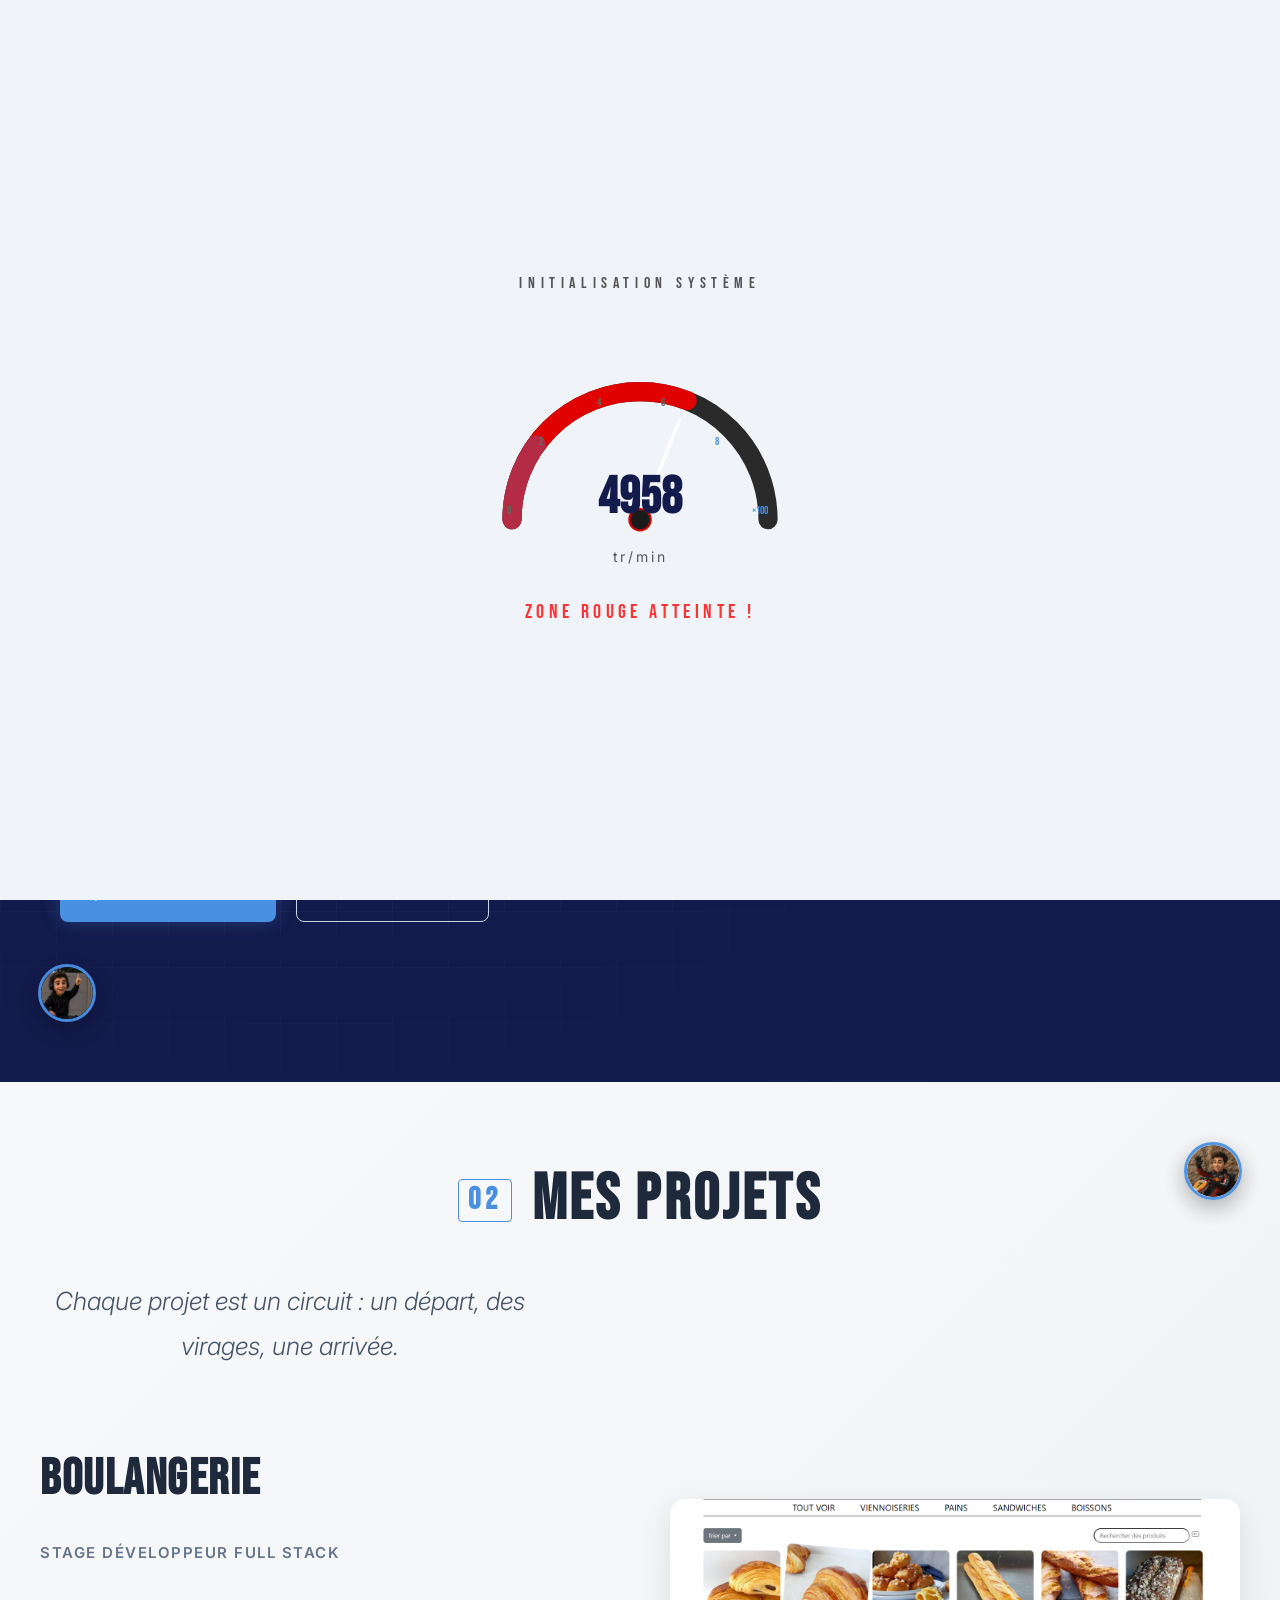
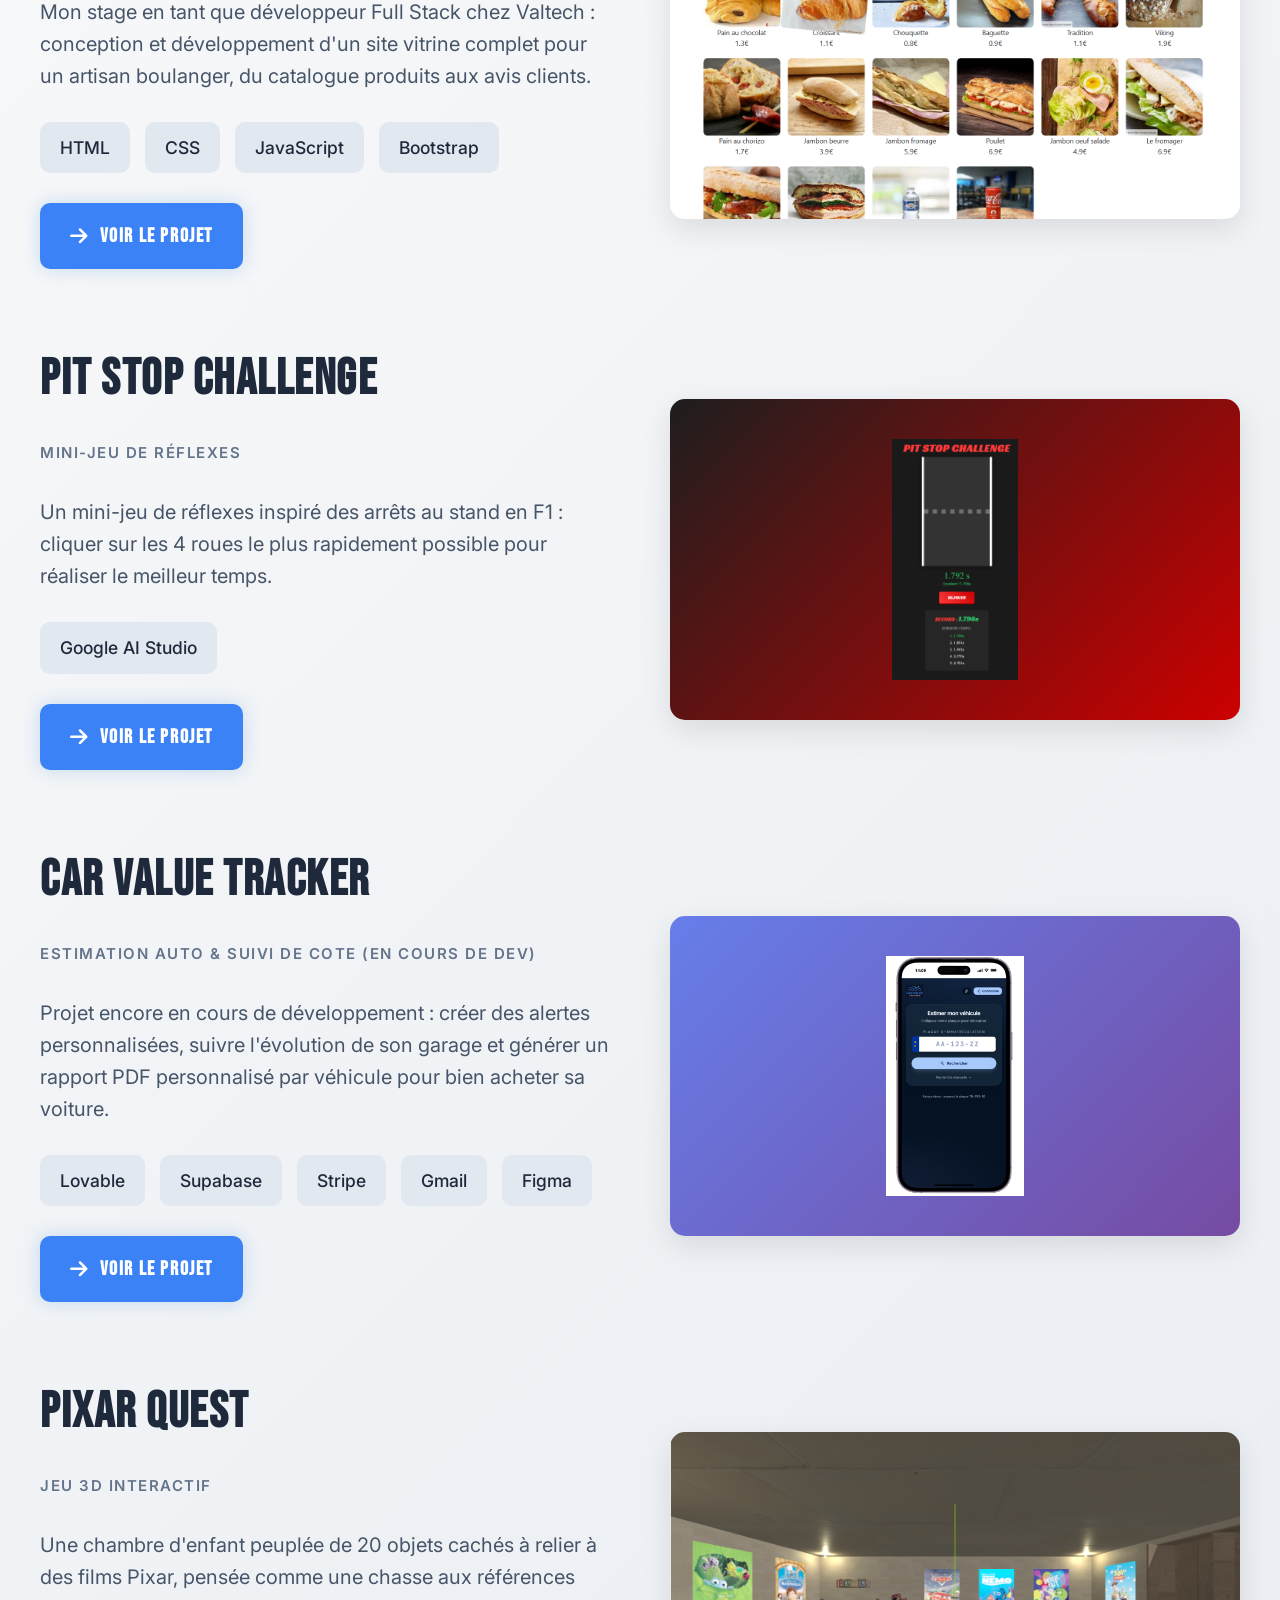
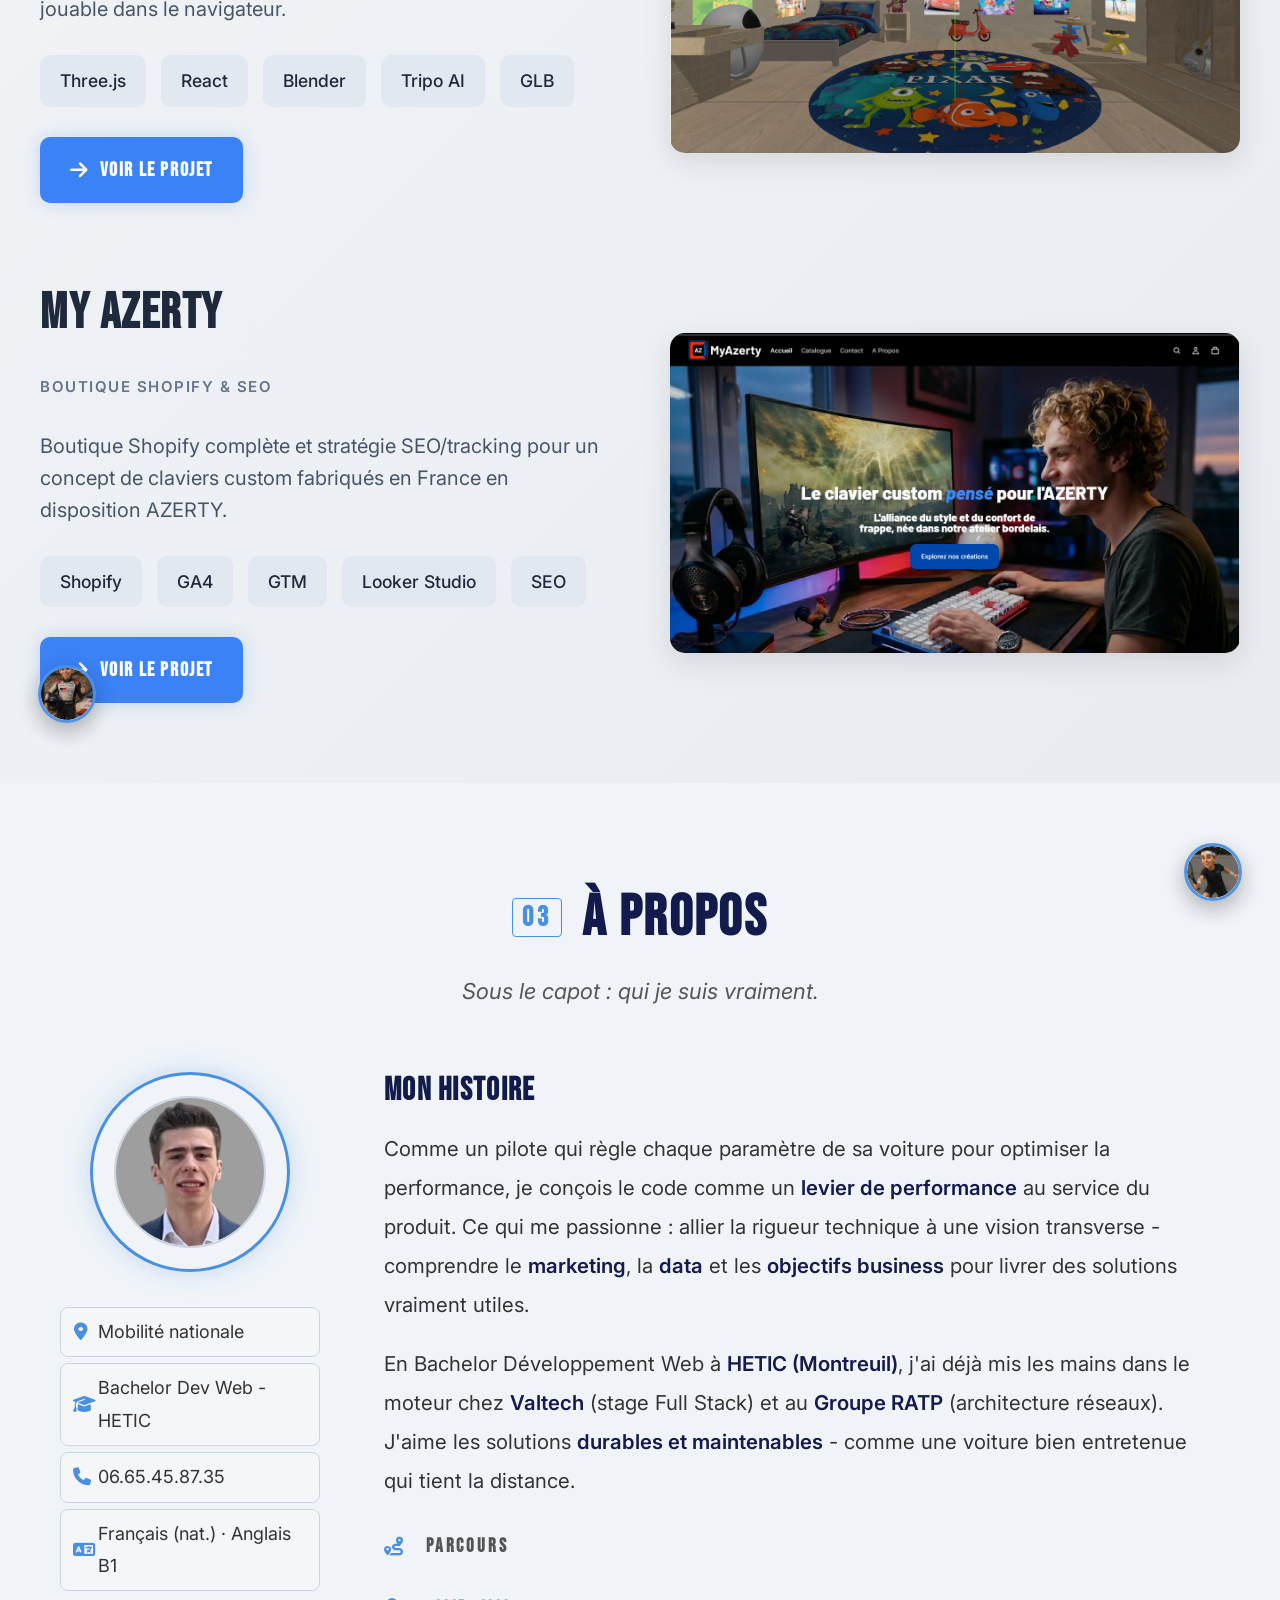
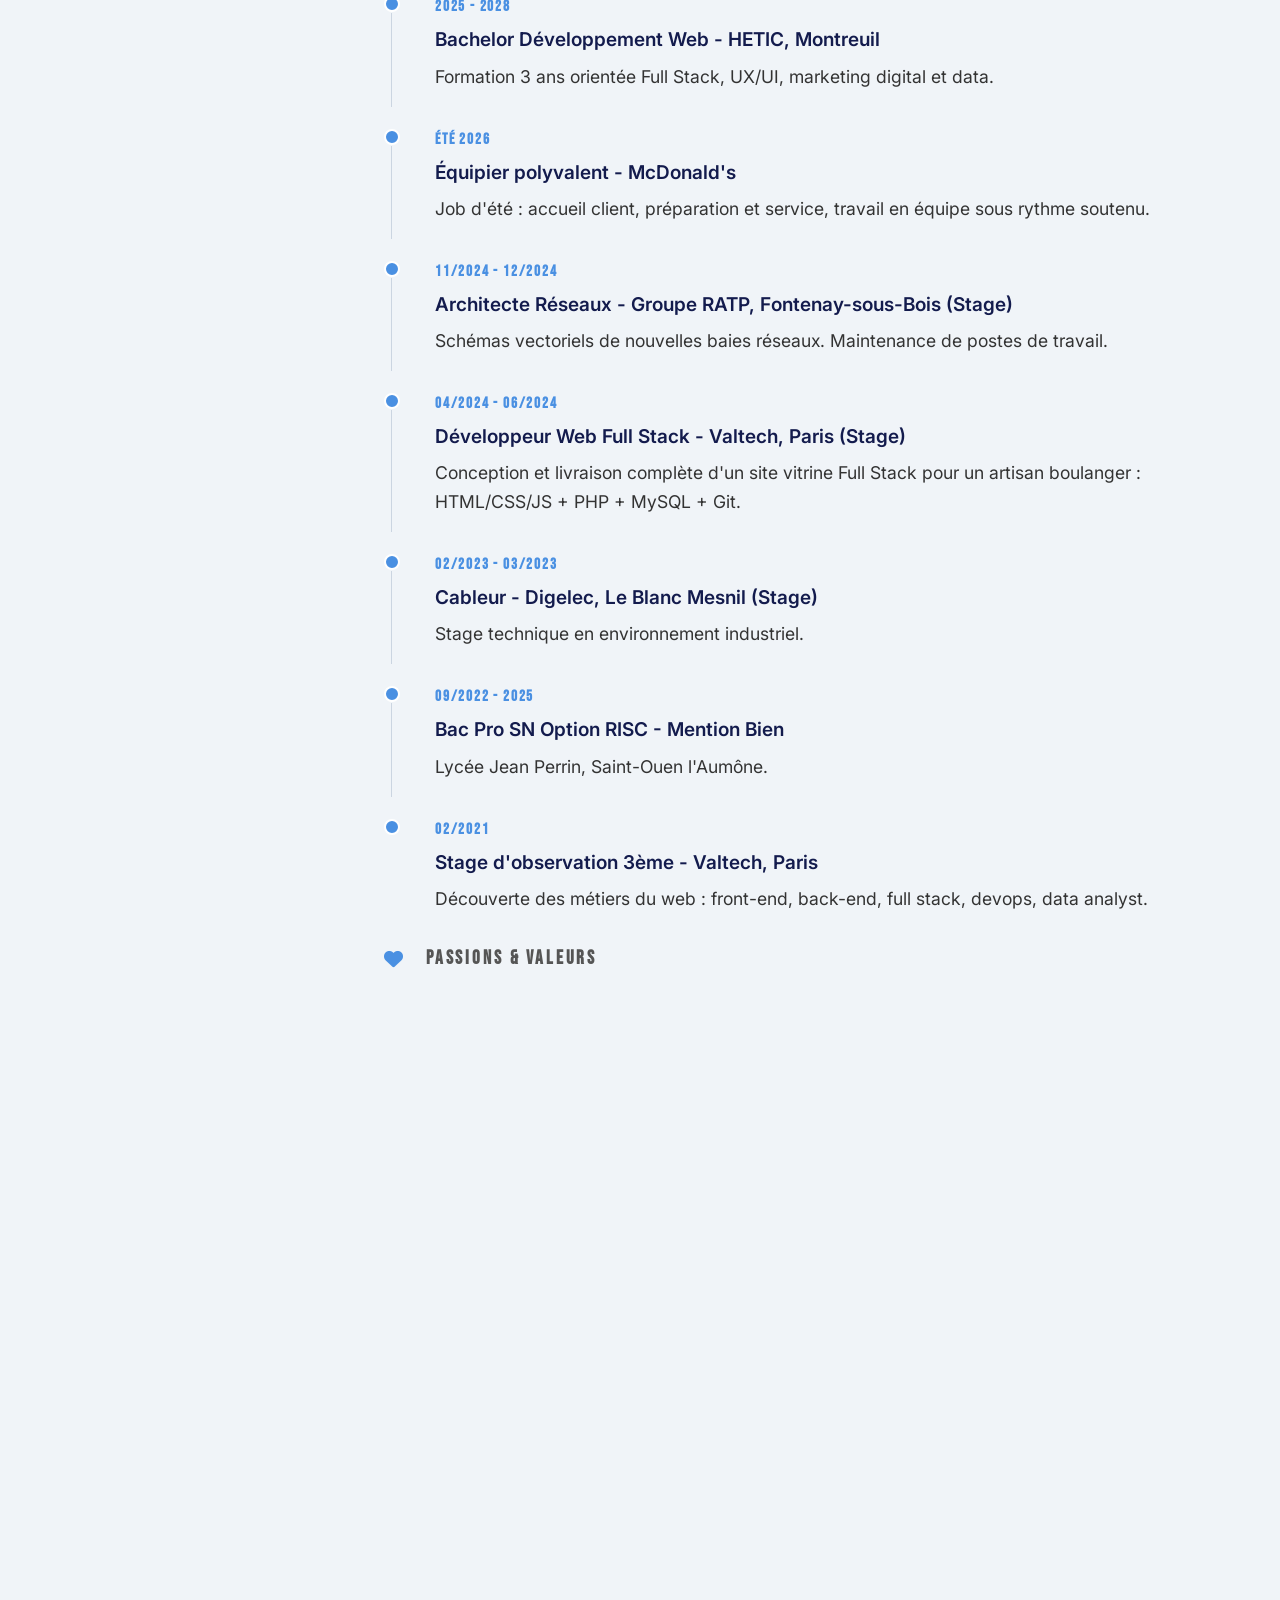
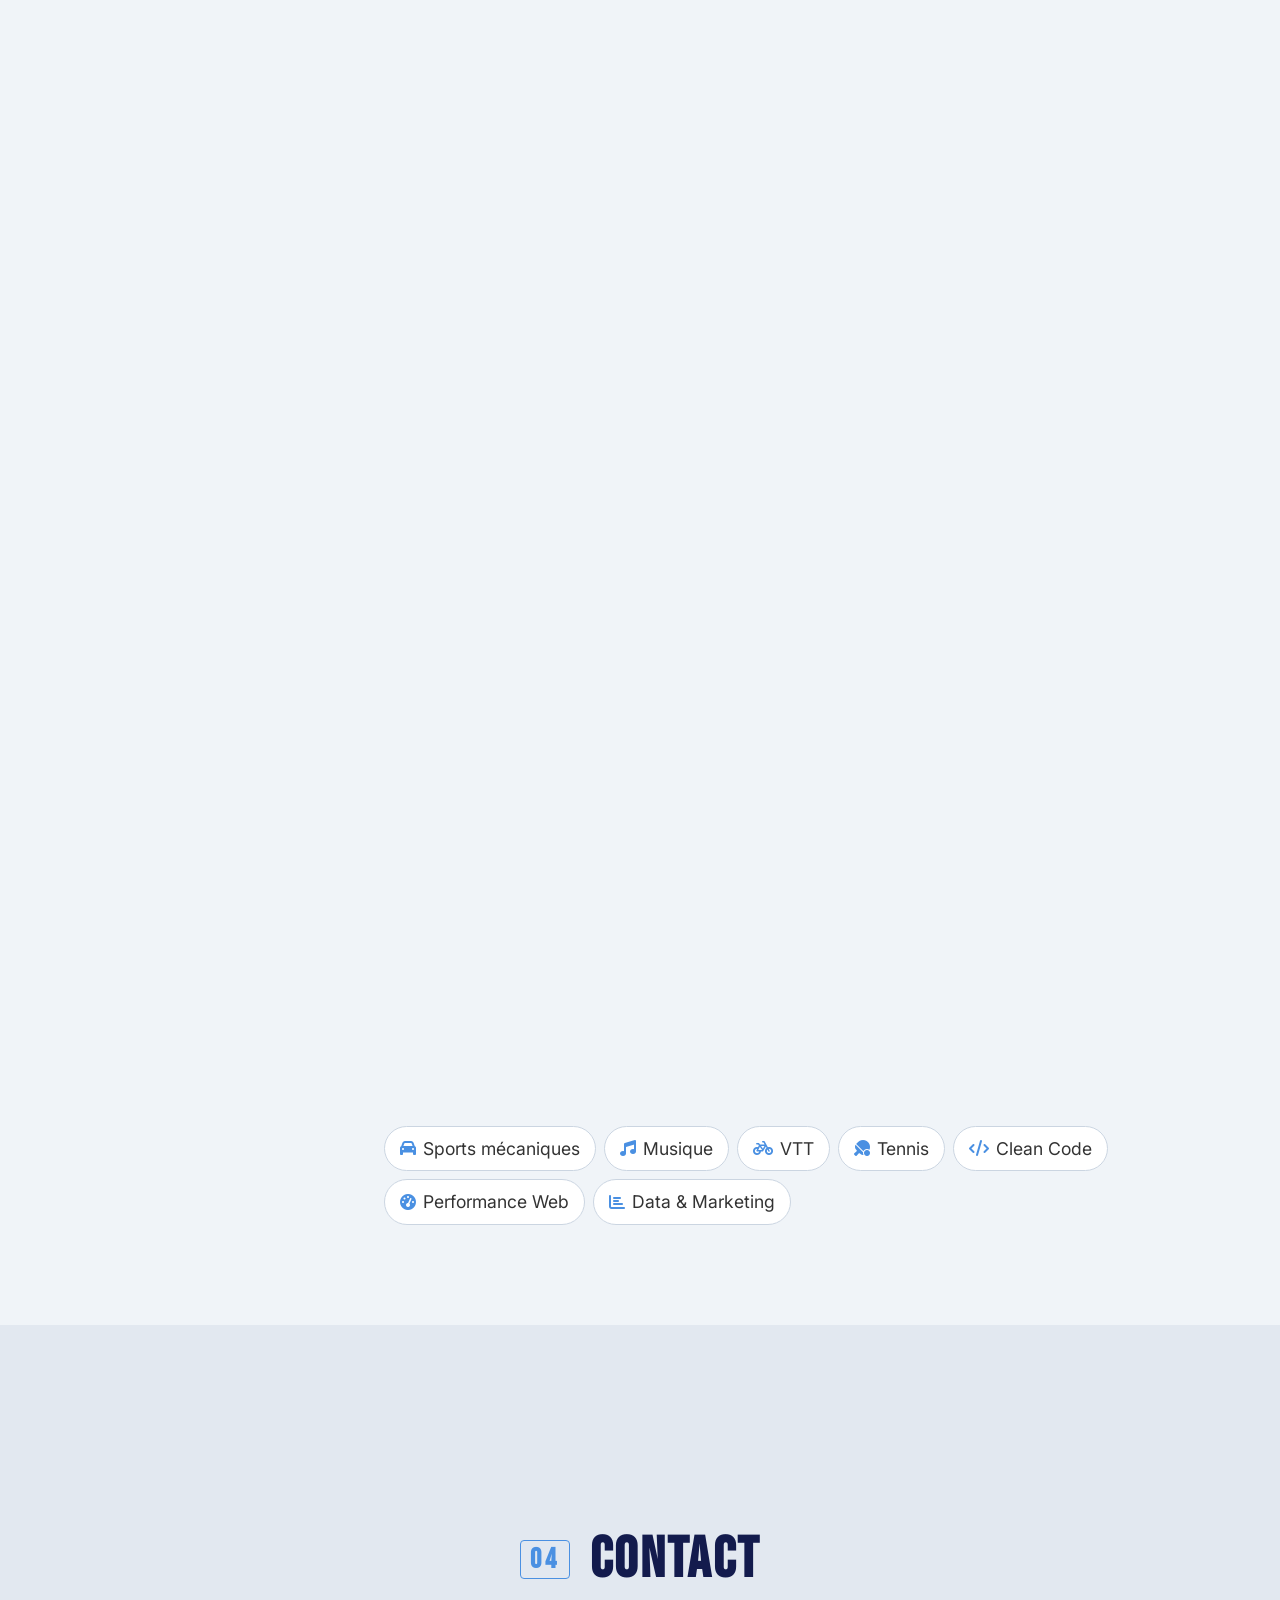
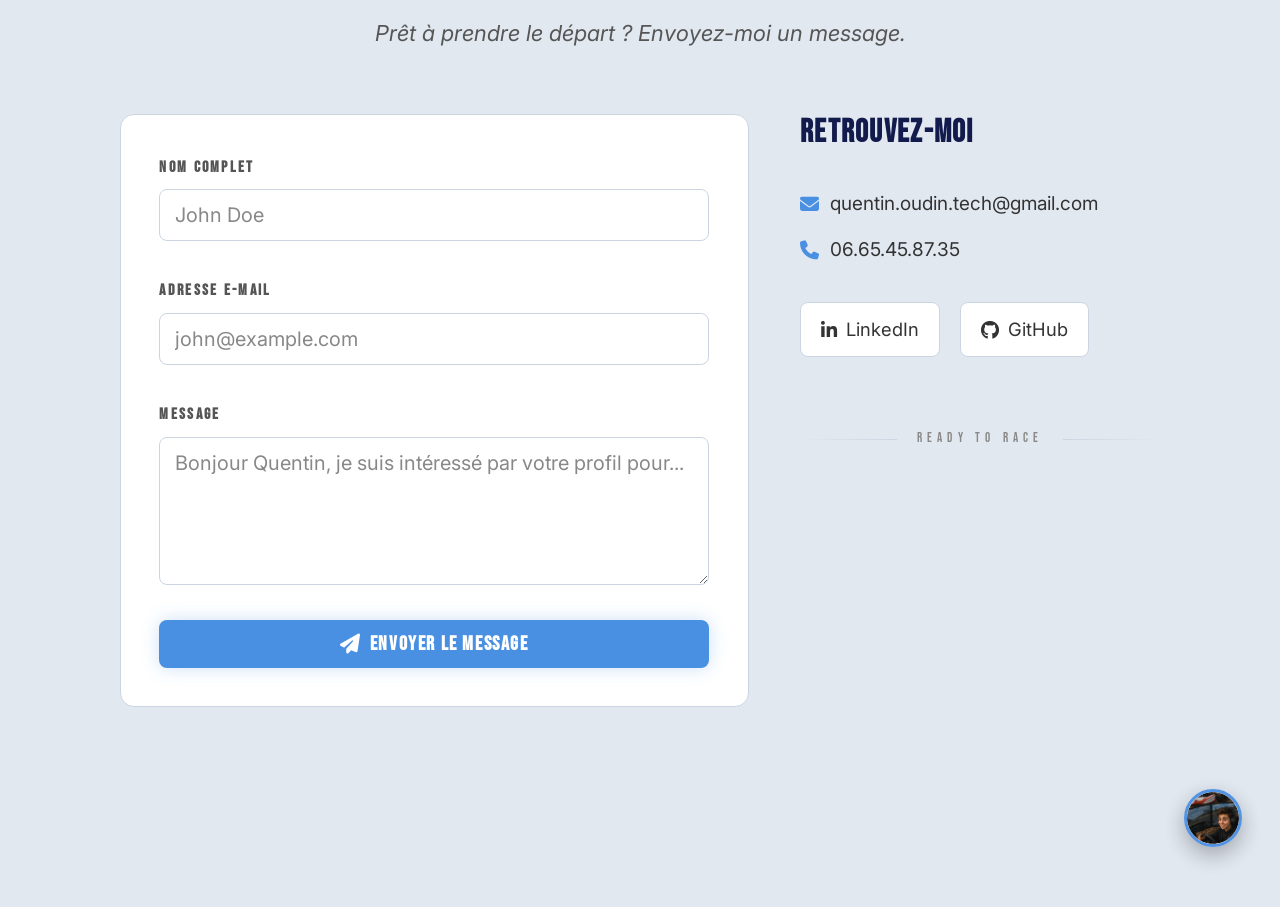
<file: index.html>
﻿<!DOCTYPE html>
<html lang="fr">
<head>
  <meta charset="UTF-8" />
  <meta name="viewport" content="width=device-width, initial-scale=1.0" />
  <title>Quentin Oudin - Développeur Full Stack</title>

  <!-- Polices Google Fonts -->
  <link rel="preconnect" href="https://fonts.googleapis.com" />
  <link rel="preconnect" href="https://fonts.gstatic.com" crossorigin />
  <link
    href="https://fonts.googleapis.com/css2?family=Bebas+Neue&family=Inter:wght@300;400;500;600;700&display=swap"
    rel="stylesheet"
  />

  <!-- FontAwesome pour les icônes -->
  <link
    rel="stylesheet"
    href="https://cdnjs.cloudflare.com/ajax/libs/font-awesome/6.5.0/css/all.min.css"
  />

  <link rel="stylesheet" href="style.css" />
</head>
<body>

  <!-- Curseur F1 personnalisé (desktop uniquement) -->
  <div id="cursor-f1" aria-hidden="true">
    <svg viewBox="0 0 28 28" xmlns="http://www.w3.org/2000/svg" width="28" height="28">
      <!-- Touche clavier -->
      <rect x="2" y="2" width="24" height="24" rx="2" fill="none" stroke="currentColor" stroke-width="1.5"/>
      <!-- Texte F1 -->
      <text x="14" y="19" text-anchor="middle" font-family="Bebas Neue, monospace" font-size="12" font-weight="700" fill="currentColor">F1</text>
    </svg>
  </div>

  <!-- ============================================================
    SPLASH SCREEN - ÉCRAN DE CHARGEMENT "MOTEUR"
  ============================================================ -->
  <div id="splash-screen" role="status" aria-label="Chargement en cours">
    <div class="splash-content">
      <p class="splash-label">INITIALISATION SYSTÈME</p>

      <div class="tacho-wrapper">
        <svg id="tacho-svg" viewBox="0 0 300 200" xmlns="http://www.w3.org/2000/svg">
          <path d="M 30 175 A 120 120 0 0 1 270 175" fill="none" stroke="#2a2a2a" stroke-width="18" stroke-linecap="round"/>
          <path id="tacho-arc" d="M 30 175 A 120 120 0 0 1 270 175" fill="none" stroke="#357abd" stroke-width="18" stroke-linecap="round" stroke-dasharray="377" stroke-dashoffset="377"/>
          <path d="M 30 175 A 120 120 0 0 1 270 175" fill="none" stroke="#4a90e2" stroke-width="18" stroke-linecap="round" stroke-dasharray="377" stroke-dashoffset="302" opacity="0.3"/>
          <line id="tacho-needle" x1="150" y1="175" x2="150" y2="75" stroke="#ffffff" stroke-width="3" stroke-linecap="round" transform="rotate(-90, 150, 175)"/>
          <circle cx="150" cy="175" r="10" fill="#1a1a1a" stroke="#cc0000" stroke-width="2"/>
          <text x="25"  y="170" fill="#666" font-size="10" font-family="Bebas Neue">0</text>
          <text x="55"  y="105" fill="#666" font-size="10" font-family="Bebas Neue">2</text>
          <text x="110" y="68"  fill="#666" font-size="10" font-family="Bebas Neue">4</text>
          <text x="170" y="68"  fill="#666" font-size="10" font-family="Bebas Neue">6</text>
          <text x="220" y="105" fill="#4a90e2" font-size="10" font-family="Bebas Neue">8</text>
          <text x="255" y="170" fill="#4a90e2" font-size="10" font-family="Bebas Neue">&times;100</text>
        </svg>
        <div class="tacho-rpm">
          <span id="rpm-display">0</span>
          <span class="rpm-unit">tr/min</span>
        </div>
      </div>

      <p class="splash-status" id="splash-status">Démarrage moteur...</p>
    </div>
  </div>


  <!-- ============================================================
    NAVIGATION PRINCIPALE - STICKY
  ============================================================ -->
  <header id="main-header" role="banner">
    <nav class="nav-container" role="navigation" aria-label="Navigation principale">

      <a href="#accueil" class="nav-logo" aria-label="Retour à l'accueil">
        <span class="logo-bracket">[</span>QO<span class="logo-bracket">]</span>
      </a>

      <ul class="nav-links" role="list">
        <li><a href="#accueil"  class="nav-link">Accueil</a></li>
        <li><a href="#projets"  class="nav-link">Projets</a></li>
        <li><a href="#apropos"  class="nav-link">À propos</a></li>
        <li><a href="#contact"  class="nav-link">Contact</a></li>
      </ul>

      <div class="nav-social" aria-label="Réseaux sociaux">
        <a href="https://github.com/quentinoudin" target="_blank" rel="noopener noreferrer" class="nav-social-link" aria-label="GitHub">
          <i class="fab fa-github"></i>
        </a>
        <a href="https://linkedin.com/in/quentinoudin" target="_blank" rel="noopener noreferrer" class="nav-social-link" aria-label="LinkedIn">
          <i class="fab fa-linkedin-in"></i>
        </a>
        <a href="/quentin_oudin_cv.pdf" target="_blank" rel="noopener noreferrer" class="nav-social-link" aria-label="Télécharger CV">
          <svg viewBox="0 0 24 24" xmlns="http://www.w3.org/2000/svg" width="20" height="20" fill="currentColor">
            <!-- Document CV avec fond -->
            <rect x="3" y="2" width="18" height="20" rx="1.5" fill="currentColor" opacity="0.1" stroke="currentColor" stroke-width="1.5"/>
            <!-- Texte CV -->
            <text x="12" y="15" text-anchor="middle" font-family="system-ui, Arial, sans-serif" font-size="9" font-weight="900" fill="currentColor">CV</text>
          </svg>
        </a>
      </div>

      <button class="nav-toggle" id="nav-toggle" aria-label="Ouvrir le menu" aria-expanded="false">
        <span></span><span></span><span></span>
      </button>

    </nav>
  </header>


  <!-- ============================================================
    CONTENU PRINCIPAL
  ============================================================ -->
  <main>

    <!-- ==========================================
      SECTION 1 : ACCUEIL / HERO
    ========================================== -->
    <section id="accueil" class="section hero-section" aria-labelledby="hero-title">

      <div class="hero-grid" aria-hidden="true"></div>

      <img class="mini-me mini-me--trophy" src="assets/images/about/mini-me/trophy.png" alt="" aria-hidden="true" loading="lazy">
      <img class="mini-me mini-me--dj" src="assets/images/about/mini-me/dj.png" alt="" aria-hidden="true" loading="lazy">

      <div class="hero-content">

        <div class="hero-badge">
          <span class="badge-dot"></span>
          Disponible pour une alternance
        </div>

        <h1 id="hero-title" class="hero-title">
          Quentin<br>
          <span class="hero-title-accent">OUDIN</span>
        </h1>

        <p class="hero-subtitle">Développeur Full Stack</p>

        <p class="hero-description">
          Je conçois le code comme un <strong>levier de performance</strong> au service du produit.
          Alliant compétences techniques et vision transverse (Marketing, Data), je m'attache
          à construire des solutions <strong>durables, maintenables et alignées</strong>
          avec les objectifs business.
        </p>

        <div class="hero-cta">
          <a href="#projets" class="btn btn-primary">
            <i class="fas fa-rocket" aria-hidden="true"></i> Voir mes projets
          </a>
          <a href="#contact" class="btn btn-secondary">
            <i class="fas fa-paper-plane" aria-hidden="true"></i> Me contacter
          </a>
        </div>

        

      </div>
    </section>


    <!-- ==========================================
      SECTION 2 : PROJETS (Z-PATTERN LAYOUT)
    ========================================== -->
    <section id="projets" class="section projects-section-new" aria-labelledby="projects-title">

      <img class="mini-me mini-me--karting" src="assets/images/about/mini-me/karting.png" alt="" aria-hidden="true" loading="lazy">
      <img class="mini-me mini-me--rally" src="assets/images/about/mini-me/rally.png" alt="" aria-hidden="true" loading="lazy">

      <div class="section-header">
        <h2 id="projects-title" class="section-title">
          <span class="section-number">02</span> Mes Projets
        </h2>
        <p class="section-subtitle">Chaque projet est un circuit : un départ, des virages, une arrivée.</p>
      </div>

      <div class="projects-container">

        <!-- PROJET 1 : BOULANGERIE -->
        <article class="project-item project-item--text-left" aria-label="Projet : Boulangerie">
          <div class="project-content">
            <div class="project-text">
              <div class="project-header">
                <h3 class="project-title">Boulangerie</h3>
              </div>
              <p class="project-context">Stage développeur Full Stack</p>
              <p class="project-description">
                Mon stage en tant que développeur Full Stack chez Valtech : conception et développement d'un site vitrine complet pour un artisan boulanger, du catalogue produits aux avis clients.
              </p>
              <div class="project-tech-stack">
                <span class="tech-tag">HTML</span>
                <span class="tech-tag">CSS</span>
                <span class="tech-tag">JavaScript</span>
                <span class="tech-tag">Bootstrap</span>
              </div>
              <a class="btn btn-primary btn-project" href="project-boulangerie.html" target="_blank" rel="noopener noreferrer">
                <i class="fas fa-arrow-right"></i> Voir le projet
              </a>
            </div>
          </div>
          <div class="project-media">
            <div class="media-placeholder media-placeholder--boulangerie">
              <img src="assets/images/projects/boulangerie/produits.png" alt="Page produits du site vitrine de la boulangerie" class="project-screenshot" loading="lazy">
            </div>
          </div>
        </article>

        <!-- PROJET 2 : PIT STOP CHALLENGE -->
        <article class="project-item project-item--text-right" aria-label="Projet : Pit Stop Challenge">
          <div class="project-media">
            <div class="media-placeholder media-placeholder--pitstop">
              <img src="assets/images/projects/pit-stop-challenge/run-2.png" alt="Écran de résultat du Pit Stop Challenge" class="project-screenshot project-screenshot--portrait" loading="lazy">
            </div>
          </div>
          <div class="project-content">
            <div class="project-text">
              <div class="project-header">
                <h3 class="project-title">Pit Stop Challenge</h3>
              </div>
              <p class="project-context">Mini-jeu de réflexes</p>
              <p class="project-description">
                Un mini-jeu de réflexes inspiré des arrêts au stand en F1 : cliquer sur les 4 roues le plus rapidement possible pour réaliser le meilleur temps.
              </p>
              <div class="project-tech-stack">
                <span class="tech-tag">Google AI Studio</span>
              </div>
              <a class="btn btn-primary btn-project" href="project-pit-stop-challenge.html" target="_blank" rel="noopener noreferrer">
                <i class="fas fa-arrow-right"></i> Voir le projet
              </a>
            </div>
          </div>
        </article>

        <!-- PROJET 3 : CAR VALUE TRACKER -->
        <article class="project-item project-item--text-left" aria-label="Projet : Car Value Tracker">
          <div class="project-content">
            <div class="project-text">
              <div class="project-header">
                <h3 class="project-title">Car Value Tracker</h3>
              </div>
              <p class="project-context">Estimation auto & suivi de cote (en cours de dev)</p>
              <p class="project-description">
                Projet encore en cours de développement : créer des alertes personnalisées, suivre l'évolution de son garage et générer un rapport PDF personnalisé par véhicule pour bien acheter sa voiture.
              </p>
              <div class="project-tech-stack">
                <span class="tech-tag">Lovable</span>
                <span class="tech-tag">Supabase</span>
                <span class="tech-tag">Stripe</span>
                <span class="tech-tag">Gmail</span>
                <span class="tech-tag">Figma</span>
              </div>
              <a class="btn btn-primary btn-project" href="project-car-value-tracker.html" target="_blank" rel="noopener noreferrer">
                <i class="fas fa-arrow-right"></i> Voir le projet
              </a>
            </div>
          </div>
          <div class="project-media">
            <div class="media-placeholder media-placeholder--cvt">
              <img src="assets/images/projects/car-value-tracker/accueil.png" alt="Écran d'accueil de Car Value Tracker" class="project-screenshot project-screenshot--portrait" loading="lazy">
            </div>
          </div>
        </article>

        <!-- PROJET 4 : PIXAR QUEST -->
        <article class="project-item project-item--text-right" aria-label="Projet : Pixar Quest">
          <div class="project-media">
            <div class="media-placeholder media-placeholder--pixar">
              <img src="assets/images/projects/pixar-quest/accueil.png" alt="Scène 3D de la chambre Pixar Quest" class="project-screenshot" loading="lazy">
            </div>
          </div>
          <div class="project-content">
            <div class="project-text">
              <div class="project-header">
                <h3 class="project-title">Pixar Quest</h3>
              </div>
              <p class="project-context">Jeu 3D interactif</p>
              <p class="project-description">
                Une chambre d'enfant peuplée de 20 objets cachés à relier à des films Pixar, pensée comme une chasse aux références jouable dans le navigateur.
              </p>
              <div class="project-tech-stack">
                <span class="tech-tag">Three.js</span>
                <span class="tech-tag">React</span>
                <span class="tech-tag">Blender</span>
                <span class="tech-tag">Tripo AI</span>
                <span class="tech-tag">GLB</span>
              </div>
              <a class="btn btn-primary btn-project" href="project-pixar-quest.html" target="_blank" rel="noopener noreferrer">
                <i class="fas fa-arrow-right"></i> Voir le projet
              </a>
            </div>
          </div>
        </article>

        <!-- PROJET 5 : MY AZERTY -->
        <article class="project-item project-item--text-left" aria-label="Projet : My Azerty">
          <div class="project-content">
            <div class="project-text">
              <div class="project-header">
                <h3 class="project-title">My Azerty</h3>
              </div>
              <p class="project-context">Boutique Shopify & SEO</p>
              <p class="project-description">
                Boutique Shopify complète et stratégie SEO/tracking pour un concept de claviers custom fabriqués en France en disposition AZERTY.
              </p>
              <div class="project-tech-stack">
                <span class="tech-tag">Shopify</span>
                <span class="tech-tag">GA4</span>
                <span class="tech-tag">GTM</span>
                <span class="tech-tag">Looker Studio</span>
                <span class="tech-tag">SEO</span>
              </div>
              <a class="btn btn-primary btn-project" href="project-my-azerty.html" target="_blank" rel="noopener noreferrer">
                <i class="fas fa-arrow-right"></i> Voir le projet
              </a>
            </div>
          </div>
          <div class="project-media">
            <div class="media-placeholder media-placeholder--azerty">
              <img src="assets/images/projects/my-azerty/accueil.png" alt="Page d'accueil de la boutique My Azerty" class="project-screenshot" loading="lazy">
            </div>
          </div>
        </article>

      </div>
    </section>


    <!-- ==========================================
      SECTION 3 : À PROPOS
    ========================================== -->
    <section id="apropos" class="section about-section" aria-labelledby="about-title">

      <img class="mini-me mini-me--tennis" src="assets/images/about/mini-me/tennis.png" alt="" aria-hidden="true" loading="lazy">

      <div class="section-header">
        <h2 id="about-title" class="section-title">
          <span class="section-number">03</span> À Propos
        </h2>
        <p class="section-subtitle">Sous le capot : qui je suis vraiment.</p>
      </div>

      <div class="about-grid">

        <!-- Colonne gauche : photo + infos rapides -->
        <div class="about-photo-col">
          <div class="photo-rim-frame" aria-label="Photo de profil de Quentin Oudin">
            <div class="rim-outer">
              <div class="rim-inner">
                <img
                  src="assets/images/profile-photo.png"
                  alt="Portrait de Quentin Oudin, développeur Full Stack"
                  class="profile-photo"
                />
              </div>
            </div>
          </div>

          <div class="about-quick-info">
            <div class="quick-item">
              <i class="fas fa-map-marker-alt"></i> Mobilité nationale
            </div>
            <div class="quick-item">
              <i class="fas fa-graduation-cap"></i> Bachelor Dev Web - HETIC
            </div>
            <div class="quick-item">
              <i class="fas fa-phone"></i> 06.65.45.87.35
            </div>
            <div class="quick-item">
              <i class="fas fa-language"></i> Français (nat.) · Anglais B1
            </div>
          </div>
        </div>

        <!-- Colonne droite : texte + timeline + passions -->
        <div class="about-text-col">
          <h3 class="about-subtitle">Mon Histoire</h3>
          <p class="about-text">
            Comme un pilote qui règle chaque paramètre de sa voiture pour optimiser la performance,
            je conçois le code comme un <strong>levier de performance</strong> au service du produit.
            Ce qui me passionne : allier la rigueur technique à une vision transverse -
            comprendre le <strong>marketing</strong>, la <strong>data</strong> et les
            <strong>objectifs business</strong> pour livrer des solutions vraiment utiles.
          </p>
          <p class="about-text">
            En Bachelor Développement Web à <strong>HETIC (Montreuil)</strong>, j'ai déjà
            mis les mains dans le moteur chez <strong>Valtech</strong> (stage Full Stack) et au
            <strong>Groupe RATP</strong> (architecture réseaux). J'aime les solutions
            <strong>durables et maintenables</strong> - comme une voiture bien entretenue
            qui tient la distance.
          </p>

          <div class="experience-timeline" aria-label="Parcours chronologique">
            <h4 class="timeline-title"><i class="fas fa-route"></i> Parcours</h4>

            <div class="timeline-item">
              <div class="timeline-dot"></div>
              <div class="timeline-content">
                <span class="timeline-date">2025 - 2028</span>
                <strong>Bachelor Développement Web - HETIC, Montreuil</strong>
                <p>Formation 3 ans orientée Full Stack, UX/UI, marketing digital et data.</p>
              </div>
            </div>

            <div class="timeline-item">
              <div class="timeline-dot"></div>
              <div class="timeline-content">
                <span class="timeline-date">Été 2026</span>
                <strong>Équipier polyvalent - McDonald's</strong>
                <p>Job d'été : accueil client, préparation et service, travail en équipe sous rythme soutenu.</p>
              </div>
            </div>

            <div class="timeline-item">
              <div class="timeline-dot"></div>
              <div class="timeline-content">
                <span class="timeline-date">11/2024 - 12/2024</span>
                <strong>Architecte Réseaux - Groupe RATP, Fontenay-sous-Bois (Stage)</strong>
                <p>Schémas vectoriels de nouvelles baies réseaux. Maintenance de postes de travail.</p>
              </div>
            </div>

            <div class="timeline-item">
              <div class="timeline-dot"></div>
              <div class="timeline-content">
                <span class="timeline-date">04/2024 - 06/2024</span>
                <strong>Développeur Web Full Stack - Valtech, Paris (Stage)</strong>
                <p>Conception et livraison complète d'un site vitrine Full Stack pour un artisan boulanger : HTML/CSS/JS + PHP + MySQL + Git.</p>
              </div>
            </div>

            <div class="timeline-item">
              <div class="timeline-dot"></div>
              <div class="timeline-content">
                <span class="timeline-date">02/2023 - 03/2023</span>
                <strong>Cableur - Digelec, Le Blanc Mesnil (Stage)</strong>
                <p>Stage technique en environnement industriel.</p>
              </div>
            </div>

            <div class="timeline-item">
              <div class="timeline-dot"></div>
              <div class="timeline-content">
                <span class="timeline-date">09/2022 - 2025</span>
                <strong>Bac Pro SN Option RISC - Mention Bien</strong>
                <p>Lycée Jean Perrin, Saint-Ouen l'Aumône.</p>
              </div>
            </div>

            <div class="timeline-item">
              <div class="timeline-dot"></div>
              <div class="timeline-content">
                <span class="timeline-date">02/2021</span>
                <strong>Stage d'observation 3ème - Valtech, Paris</strong>
                <p>Découverte des métiers du web : front-end, back-end, full stack, devops, data analyst.</p>
              </div>
            </div>

          </div>

          <div class="passions">
            <h4 class="passions-title"><i class="fas fa-heart"></i> Passions & Valeurs</h4>

            <div class="passion-scroll">
              <div class="passion-step">
                <div class="passion-step__pin">
                  <img class="passion-step__photo" src="assets/images/about/mini-me/trophy.png" alt="Quentin Oudin passionné de Formule 1" loading="lazy">
                  <div class="passion-step__text">
                    <h5>Formule 1</h5>
                    <p>Passionné de F1 depuis toujours : je ne rate aucune course, autant pour la stratégie que pour l'adrénaline du dimanche après-midi.</p>
                  </div>
                </div>
              </div>

              <div class="passion-step">
                <div class="passion-step__pin">
                  <img class="passion-step__photo" src="assets/images/about/mini-me/karting.png" alt="Quentin Oudin en karting" loading="lazy">
                  <div class="passion-step__text">
                    <h5>Karting</h5>
                    <p>Le karting a été ma première vraie expérience de pilotage : sensations pures et retour immédiat sur chaque geste, une école de précision.</p>
                  </div>
                </div>
              </div>

              <div class="passion-step">
                <div class="passion-step__pin">
                  <img class="passion-step__photo" src="assets/images/about/mini-me/rally.png" alt="Quentin Oudin passionné de rallye" loading="lazy">
                  <div class="passion-step__text">
                    <h5>Rallye</h5>
                    <p>Le rallye m'attire par son mélange de pilotage technique et de lecture de terrain, une discipline exigeante que je suis de près.</p>
                  </div>
                </div>
              </div>

              <div class="passion-step">
                <div class="passion-step__pin">
                  <img class="passion-step__photo" src="assets/images/about/mini-me/simracing.png" alt="Quentin Oudin en sim racing" loading="lazy">
                  <div class="passion-step__text">
                    <h5>Sim Racing</h5>
                    <p>Passionné de sim racing depuis longtemps, je transpire pour cette discipline que je pratique aussi bien en solo qu'en équipe.</p>
                  </div>
                </div>
              </div>

              <div class="passion-step">
                <div class="passion-step__pin">
                  <img class="passion-step__photo" src="assets/images/about/mini-me/tennis.png" alt="Quentin Oudin au tennis" loading="lazy">
                  <div class="passion-step__text">
                    <h5>Tennis</h5>
                    <p>Je joue au tennis depuis longtemps, en club comme en loisir : un sport individuel qui m'a appris la rigueur et la gestion de la pression.</p>
                  </div>
                </div>
              </div>

              <div class="passion-step">
                <div class="passion-step__pin">
                  <img class="passion-step__photo" src="assets/images/about/mini-me/dj.png" alt="Quentin Oudin en train de mixer" loading="lazy">
                  <div class="passion-step__text">
                    <h5>Musique</h5>
                    <p>Derrière les platines, je mixe pour décompresser : la musique électronique est mon terrain de jeu créatif en dehors du code.</p>
                  </div>
                </div>
              </div>
            </div>

            <div class="passion-tags">
              <span class="passion-tag"><i class="fas fa-car"></i> Sports mécaniques</span>
              <span class="passion-tag"><i class="fas fa-music"></i> Musique</span>
              <span class="passion-tag"><i class="fas fa-bicycle"></i> VTT</span>
              <span class="passion-tag"><i class="fas fa-table-tennis-paddle-ball"></i> Tennis</span>
              <span class="passion-tag"><i class="fas fa-code"></i> Clean Code</span>
              <span class="passion-tag"><i class="fas fa-tachometer-alt"></i> Performance Web</span>
              <span class="passion-tag"><i class="fas fa-chart-bar"></i> Data & Marketing</span>
            </div>
          </div>

        </div>
      </div>
    </section>


    <!-- ==========================================
      SECTION 4 : CONTACT
    ========================================== -->
    <section id="contact" class="section contact-section" aria-labelledby="contact-title">

      <img class="mini-me mini-me--simracing" src="assets/images/about/mini-me/simracing.png" alt="" aria-hidden="true" loading="lazy">

      <div class="section-header">
        <h2 id="contact-title" class="section-title">
          <span class="section-number">04</span> Contact
        </h2>
        <p class="section-subtitle">Prêt à prendre le départ ? Envoyez-moi un message.</p>
      </div>

      <div class="contact-grid">

        <div class="contact-form-wrapper">
          <form id="contact-form" class="contact-form" novalidate aria-label="Formulaire de contact">

            <div class="form-group">
              <label for="contact-name" class="form-label">Nom complet</label>
              <input type="text" id="contact-name" name="name" class="form-input" placeholder="John Doe" autocomplete="name" required />
            </div>

            <div class="form-group">
              <label for="contact-email" class="form-label">Adresse e-mail</label>
              <input type="email" id="contact-email" name="email" class="form-input" placeholder="john@example.com" autocomplete="email" required />
            </div>

            <div class="form-group">
              <label for="contact-message" class="form-label">Message</label>
              <textarea id="contact-message" name="message" class="form-input form-textarea" placeholder="Bonjour Quentin, je suis intéressé par votre profil pour..." rows="5" required></textarea>
            </div>

            <button type="submit" class="btn btn-primary btn-full" id="submit-btn">
              <i class="fas fa-paper-plane" aria-hidden="true"></i>
              <span>Envoyer le message</span>
            </button>

            <div id="form-confirmation" class="form-confirmation" role="alert" aria-live="polite" hidden>
              <i class="fas fa-check-circle"></i>
              Message envoyé ! Je vous réponds dans les plus brefs délais.
            </div>

          </form>
        </div>

        <div class="contact-info">

          <h3 class="contact-info-title">Retrouvez-moi</h3>

          <ul class="contact-details" role="list">
            <li>
              <i class="fas fa-envelope" aria-hidden="true"></i>
              <a href="mailto:quentin.oudin.tech@gmail.com">quentin.oudin.tech@gmail.com</a>
            </li>
            <li>
              <i class="fas fa-phone" aria-hidden="true"></i>
              <span>06.65.45.87.35</span>
            </li>
          </ul>

          <div class="social-links" aria-label="Réseaux sociaux">
            <a href="https://linkedin.com/in/quentinoudin" target="_blank" rel="noopener noreferrer" class="social-btn">
              <i class="fab fa-linkedin-in"></i>
              <span>LinkedIn</span>
            </a>
            <a href="https://github.com/quentinoudin" target="_blank" rel="noopener noreferrer" class="social-btn">
              <i class="fab fa-github"></i>
              <span>GitHub</span>
            </a>
          </div>

          <div class="contact-decoration" aria-hidden="true">
            <div class="deco-line"></div>
            <span class="deco-text">READY TO RACE</span>
            <div class="deco-line"></div>
          </div>

        </div>
      </div>
    </section>

  </main>

  <script src="portfolio.js"></script>
</body>
</html>
</file>
<file: style.css>
/* ================================================================
   STYLE.CSS — Portfolio Quentin Oudin
   Thème  : Automobile de Performance (Dark Mode)
   Approche : Desktop-first, responsive fluide clamp() + Grid/Flex
   
   Règles de lisibilité appliquées partout :
   ✓ Texte principal   : #f0f0f0 sur fond #0d0d0d  → ratio 16:1
   ✓ Texte corps       : #d0d0d0 sur fond #1c1c1c  → ratio  9:1
   ✓ Texte secondaire  : #aaaaaa sur fond sombre   → ratio  5:1
   ✓ Jamais de gris <#888 pour du texte informatif
================================================================ */


/* ================================================================
   01. VARIABLES CSS
================================================================ */
:root {
  /* --- Fonds --- */
  --bg:        #0d0d0d;
  --bg-alt:    #131313;
  --surface:   #1c1c1c;
  --surface-2: #242424;
  --border:    #2e2e2e;

  /* --- Accents auto --- */
  --red:        #e00000;
  --red-hover:  #ff3333;
  --red-glow:   rgba(224, 0, 0, 0.28);
  --yellow:     #ffd000;

  /* --- Texte (du plus fort au plus doux) --- */
  --t1: #f4f4f4;   /* titres, labels : quasi-blanc        */
  --t2: #d0d0d0;   /* corps de texte principal            */
  --t3: #aaaaaa;   /* secondaire / méta / dates           */
  --t4: #666666;   /* très secondaire, décoratif          */

  /* --- Polices --- */
  --f-title: 'Roboto Slab', serif;
  --f-body:  'Inter', sans-serif;

  /* --- Espacements --- */
  --s1: 0.5rem;
  --s2: 1rem;
  --s3: 1.75rem;
  --s4: 3rem;
  --s5: 5rem;

  /* --- Arrondis --- */
  --r1: 4px;
  --r2: 8px;
  --r3: 14px;

  /* --- Transitions --- */
  --tf: 0.18s ease;
  --tm: 0.35s ease;
}


/* ================================================================
   02. RESET & BASE
================================================================ */
*, *::before, *::after { box-sizing: border-box; margin: 0; padding: 0; }

html {
  scroll-behavior: smooth;
  scroll-padding-top: 72px;
  font-size: 20px;
}

body {
  background: var(--bg);
  color: var(--t2);
  font-family: var(--f-body);
  font-size: 1.1rem;
  line-height: 1.8;
  overflow-x: hidden;
}

body.custom-cursor-active { cursor: none; }

img { max-width: 100%; display: block; }
ul  { list-style: none; }

a {
  color: var(--red);
  text-decoration: none;
  transition: color var(--tf);
}
a:hover { color: var(--red-hover); }

/* Typographie globale */
h1, h2, h3, h4, h5 {
  font-family: var(--f-title);
  font-weight: 700;
  letter-spacing: 0.04em;
  line-height: 1.2;
  text-transform: uppercase;
  color: var(--t1);        /* blanc cassé sur fond sombre = excellent contraste */
}

p       { color: var(--t2); }
strong  { color: var(--t1); font-weight: 600; }


/* ================================================================
   03. LAYOUT GÉNÉRAL
================================================================ */
.section {
  width: 100%;
  max-width: 1280px;
  margin: 0 auto;
  padding: var(--s5) clamp(1.25rem, 5vw, 3rem);
}

.section-header {
  text-align: center;
  margin-bottom: var(--s4);
}

.section-title {
  font-size: clamp(2rem, 4.5vw, 3rem);
  color: var(--t1);
  display: inline-flex;
  align-items: center;
  gap: var(--s2);
  flex-wrap: wrap;
  justify-content: center;
}

.section-number {
  font-size: 0.48em;
  color: var(--red);
  border: 1px solid var(--red);
  padding: 2px 9px;
  border-radius: var(--r1);
  letter-spacing: 0.15em;
}

.section-subtitle {
  color: var(--t3);
  font-size: clamp(1rem, 2vw, 1.1rem);
  margin-top: var(--s2);
  font-style: italic;
}


/* ================================================================
   04. BOUTONS
================================================================ */
.btn {
  display: inline-flex;
  align-items: center;
  gap: 8px;
  padding: 12px 26px;
  border-radius: var(--r2);
  font-family: var(--f-title);
  font-size: 1rem;
  font-weight: 600;
  letter-spacing: 0.08em;
  text-transform: uppercase;
  cursor: pointer;
  border: none;
  transition: all var(--tf);
  white-space: nowrap;
  text-decoration: none;
}

.btn-primary {
  background: var(--red);
  color: #fff;
  box-shadow: 0 0 18px var(--red-glow);
}
.btn-primary:hover {
  background: var(--red-hover);
  color: #fff;
  transform: translateY(-2px);
  box-shadow: 0 0 30px var(--red-glow);
}

.btn-secondary {
  background: transparent;
  color: var(--t2);
  border: 1px solid var(--border);
}
.btn-secondary:hover {
  border-color: var(--red);
  color: var(--t1);
  transform: translateY(-2px);
}

.btn-ghost {
  background: transparent;
  color: var(--t3);
  border: 1px solid var(--border);
}
.btn-ghost:hover {
  color: var(--yellow);
  border-color: var(--yellow);
}

.btn-small { padding: 8px 16px; font-size: 0.875rem; }
.btn-full  { width: 100%; justify-content: center; }


/* ================================================================
   05. SPLASH SCREEN & TACHYMÈTRE
================================================================ */
#splash-screen {
  position: fixed;
  inset: 0;
  background: #000;
  z-index: 9999;
  display: flex;
  align-items: center;
  justify-content: center;
  transition: opacity 0.8s ease, visibility 0.8s ease;
}
#splash-screen.hidden {
  opacity: 0;
  visibility: hidden;
  pointer-events: none;
}

.splash-content {
  display: flex;
  flex-direction: column;
  align-items: center;
  gap: var(--s3);
  text-align: center;
  padding: 1.5rem;
}

.splash-label {
  font-family: var(--f-title);
  font-size: 0.8rem;
  letter-spacing: 0.35em;
  color: var(--t3);
  text-transform: uppercase;
}

.tacho-wrapper {
  position: relative;
  width: clamp(240px, 50vw, 320px);
}
#tacho-svg { width: 100%; height: auto; }

@keyframes tacho-vibrate {
  0%,100% { transform: translate(0,0); }
  25%     { transform: translate(-2px, 1px); }
  75%     { transform: translate(2px, -1px); }
}
.tacho-wrapper.vibrating { animation: tacho-vibrate 0.08s linear infinite; }

.tacho-rpm {
  position: absolute;
  bottom: -10px;
  left: 50%;
  transform: translateX(-50%);
  display: flex;
  flex-direction: column;
  align-items: center;
}

#rpm-display {
  font-family: var(--f-title);
  font-size: clamp(2rem, 5vw, 2.6rem);
  font-weight: 700;
  color: #fff;
  font-variant-numeric: tabular-nums;
  min-width: 5ch;
  text-align: center;
}

.rpm-unit {
  font-size: 0.7rem;
  color: var(--t3);
  letter-spacing: 0.2em;
}

.splash-status {
  font-family: var(--f-title);
  font-size: 1rem;
  color: var(--red);
  letter-spacing: 0.22em;
  text-transform: uppercase;
}


/* ================================================================
   06. CURSEUR F1
================================================================ */
#cursor-f1 {
  position: fixed;
  pointer-events: none;
  z-index: 9998;
  display: none;
  line-height: 1;
  margin-left: -14px;
  margin-top: -14px;
  will-change: transform, left, top;
  color: #e00000;
}

#cursor-f1 svg {
  display: block;
  width: 28px;
  height: 28px;
  filter: drop-shadow(0 2px 4px rgba(0, 0, 0, 0.4));
}

.tire-trace {
  position: fixed;
  pointer-events: none;
  z-index: 9997;
  border-radius: 50%;
  background: rgba(90, 90, 90, 0.7);
  animation: trace-fade 1s forwards;
}

@keyframes trace-fade {
  from { opacity: 0.7; transform: scale(1); }
  to   { opacity: 0;   transform: scale(0.3); }
}


/* ================================================================
   07. NAVIGATION
================================================================ */
#main-header {
  position: sticky;
  top: 0;
  z-index: 200;
  background: rgba(13, 13, 13, 0.9);
  -webkit-backdrop-filter: blur(16px);
  backdrop-filter: blur(16px);
  border-bottom: 1px solid var(--border);
  transition: background var(--tf), box-shadow var(--tf);
}
#main-header.scrolled {
  background: rgba(13, 13, 13, 0.98);
  box-shadow: 0 2px 20px rgba(0,0,0,0.7);
}

.nav-container {
  max-width: 1280px;
  margin: 0 auto;
  padding: 0 clamp(1.25rem, 4vw, 2.5rem);
  height: 70px;
  display: flex;
  align-items: center;
  justify-content: space-between;
  gap: 1rem;
}

.nav-logo {
  font-family: var(--f-title);
  font-size: 1.5rem;
  font-weight: 700;
  color: var(--t1);
  letter-spacing: 0.08em;
  flex-shrink: 0;
  text-decoration: none;
  transition: color var(--tf);
}
.nav-logo:hover  { color: var(--red); }
.logo-bracket    { color: var(--red); }

.nav-links {
  display: flex;
  align-items: center;
  gap: clamp(1rem, 3vw, 2.5rem);
}

.nav-social {
  display: flex;
  align-items: center;
  gap: 1.2rem;
}

.nav-social-link {
  color: var(--t3);
  font-size: 1.2rem;
  transition: color var(--tf), transform var(--tf);
  display: inline-flex;
  align-items: center;
  justify-content: center;
  text-decoration: none;
}

.nav-social-link:hover {
  color: var(--red);
  transform: translateY(-2px);
}

.nav-link {
  font-family: var(--f-title);
  font-size: 0.95rem;
  font-weight: 600;
  letter-spacing: 0.1em;
  text-transform: uppercase;
  color: var(--t3);           /* gris visible sur fond sombre */
  padding: 4px 0;
  position: relative;
  transition: color var(--tf);
  text-decoration: none;
}
.nav-link::after {
  content: '';
  position: absolute;
  bottom: 0; left: 0;
  width: 0; height: 2px;
  background: var(--red);
  transition: width var(--tf);
}
.nav-link:hover,
.nav-link.active            { color: var(--t1); }
.nav-link:hover::after,
.nav-link.active::after     { width: 100%; }

.nav-speed-indicator {
  display: flex;
  flex-direction: column;
  align-items: center;
  padding: 4px 10px;
  border: 1px solid var(--border);
  border-radius: var(--r1);
  flex-shrink: 0;
  line-height: 1.2;
}
.speed-label {
  font-family: var(--f-title);
  font-size: 0.5rem;
  letter-spacing: 0.25em;
  color: var(--t4);
}
.speed-value {
  font-family: var(--f-title);
  font-size: 1rem;
  font-weight: 700;
  color: var(--yellow);
  font-variant-numeric: tabular-nums;
}

/* Bouton hamburger (masqué sur desktop) */
.nav-toggle {
  display: none;
  flex-direction: column;
  justify-content: space-between;
  width: 28px;
  height: 20px;
  background: none;
  border: none;
  cursor: pointer;
  padding: 0;
  flex-shrink: 0;
}
.nav-toggle span {
  display: block;
  height: 2px;
  background: var(--t1);
  border-radius: 2px;
  transition: all var(--tf);
}
.nav-toggle.open span:nth-child(1) { transform: translateY(9px) rotate(45deg); }
.nav-toggle.open span:nth-child(2) { opacity: 0; }
.nav-toggle.open span:nth-child(3) { transform: translateY(-9px) rotate(-45deg); }


/* ================================================================
   08. HERO
================================================================ */
.hero-section {
  min-height: 100vh;
  display: flex;
  align-items: center;
  position: relative;
  overflow: hidden;
  padding-top: 90px;
  padding-bottom: var(--s5);
}

/* Grille de fond */
.hero-grid {
  position: absolute;
  inset: 0;
  background-image:
    linear-gradient(rgba(255,255,255,0.04) 1px, transparent 1px),
    linear-gradient(90deg, rgba(255,255,255,0.04) 1px, transparent 1px);
  background-size: 56px 56px;
  -webkit-mask-image: radial-gradient(ellipse 80% 80% at 25% 50%, black 20%, transparent 75%);
  mask-image: radial-gradient(ellipse 80% 80% at 25% 50%, black 20%, transparent 75%);
  pointer-events: none;
}

.hero-content {
  position: relative;
  z-index: 1;
  width: 100%;
  max-width: 820px;
}

/* Badge dispo */
.hero-badge {
  display: inline-flex;
  align-items: center;
  gap: 10px;
  background: rgba(224, 0, 0, 0.1);
  border: 1px solid rgba(224, 0, 0, 0.4);
  border-radius: 50px;
  padding: 7px 18px;
  font-size: 0.9rem;
  color: #ff8888;            /* rouge clair sur fond noir = lisible */
  letter-spacing: 0.05em;
  margin-bottom: var(--s3);
}
.badge-dot {
  width: 8px; height: 8px;
  border-radius: 50%;
  background: var(--red);
  animation: blink 1.5s ease-in-out infinite;
  flex-shrink: 0;
}
@keyframes blink {
  0%,100% { opacity: 1; }
  50%     { opacity: 0.15; }
}

.hero-title {
  font-size: clamp(3.2rem, 9vw, 7rem);
  color: var(--t1);
  line-height: 1;
  margin-bottom: var(--s2);
}
.hero-title-accent {
  color: var(--red);
  text-shadow: 0 0 40px rgba(224, 0, 0, 0.45);
}

.hero-subtitle {
  font-family: var(--f-title);
  font-size: clamp(1.1rem, 2.8vw, 1.7rem);
  color: var(--t3);
  letter-spacing: 0.3em;
  text-transform: uppercase;
  margin-bottom: var(--s3);
}

.hero-description {
  font-size: clamp(1rem, 1.8vw, 1.1rem);
  color: var(--t2);
  max-width: 580px;
  margin-bottom: var(--s4);
  line-height: 1.9;
}

.hero-cta {
  display: flex;
  flex-wrap: wrap;
  gap: var(--s2);
  margin-bottom: var(--s4);
}


/* ================================================================
   09. TABLEAU DE BORD — JAUGES
================================================================ */
.dashboard-section {
  background: rgba(28, 28, 28, 0.8);
  border: 1px solid var(--border);
  border-radius: var(--r3);
  padding: var(--s3) clamp(1rem, 3vw, 2rem);
  -webkit-backdrop-filter: blur(8px);
  backdrop-filter: blur(8px);
}

.dashboard-title {
  font-family: var(--f-title);
  font-size: 1rem;
  font-weight: 600;
  color: var(--t3);
  letter-spacing: 0.18em;
  text-transform: uppercase;
  margin-bottom: var(--s3);
  display: flex;
  align-items: center;
  gap: var(--s2);
}
.dashboard-title i { color: var(--red); }

/* 8 colonnes sur desktop → se réduit via breakpoints */
.skills-grid {
  display: grid;
  grid-template-columns: repeat(8, 1fr);
  gap: clamp(0.75rem, 2vw, 1.5rem);
}

.skill-gauge {
  display: flex;
  flex-direction: column;
  align-items: center;
  gap: 6px;
  cursor: default;
  position: relative;
}

.gauge-svg {
  width: clamp(58px, 8vw, 82px);
  height: clamp(58px, 8vw, 82px);
  transform: rotate(-90deg);
}

.gauge-bg {
  fill: none;
  stroke: #333;
  stroke-width: 7;
}
.gauge-fill {
  fill: none;
  stroke: var(--red);
  stroke-width: 7;
  stroke-linecap: round;
  transition: stroke-dashoffset 1.5s cubic-bezier(0.25, 0.46, 0.45, 0.94);
}
.skill-gauge:hover .gauge-fill {
  stroke: var(--yellow);
  filter: drop-shadow(0 0 6px rgba(255, 208, 0, 0.5));
}

.gauge-info {
  position: absolute;
  top: 50%; left: 50%;
  transform: translate(-50%, -50%);
  text-align: center;
  pointer-events: none;
}

/* IMPORTANT : taille et couleur lisibles */
.gauge-percent {
  display: block;
  font-family: var(--f-title);
  font-size: clamp(0.72rem, 1.3vw, 0.9rem);
  font-weight: 700;
  color: var(--t1);          /* blanc cassé = lisible sur fond gris foncé */
  line-height: 1;
}
.gauge-label {
  display: block;
  font-family: var(--f-title);
  font-size: clamp(0.52rem, 0.95vw, 0.65rem);
  color: var(--t3);          /* gris moyen lisible */
  letter-spacing: 0.08em;
  text-transform: uppercase;
  margin-top: 2px;
  white-space: nowrap;
}


/* ================================================================
   10. PROJETS — CARDS
   Grille fluide : 3 cols → 2 → 1 selon la largeur
================================================================ */
.projects-section {
  background: var(--bg-alt);
  width: 100%;
  max-width: 100%;
}

/* On centre le contenu dans la section pleine largeur */
.projects-section > .section-header,
.projects-section > .projects-grid {
  max-width: 1280px;
  margin-left: auto;
  margin-right: auto;
  padding-left:  clamp(1.25rem, 5vw, 3rem);
  padding-right: clamp(1.25rem, 5vw, 3rem);
}
.projects-section > .section-header { padding-top: var(--s5); }
.projects-section > .projects-grid  { padding-bottom: var(--s5); }

.projects-grid {
  display: grid;
  grid-template-columns: repeat(3, 1fr);
  gap: clamp(1rem, 2.5vw, 2rem);
}

/* Carte */
.project-card {
  background: var(--surface);
  border: 1px solid var(--border);
  border-radius: var(--r3);
  overflow: hidden;
  display: flex;
  flex-direction: column;
  transition: transform var(--tf), box-shadow var(--tf);
}
.project-card:hover {
  transform: translateY(-6px);
  box-shadow: 0 14px 40px rgba(0,0,0,0.55), 0 0 0 1px rgba(224,0,0,0.2);
}

.card-image {
  position: relative;
  aspect-ratio: 16 / 7;
  overflow: hidden;
  flex-shrink: 0;
}
.card-image img {
  width: 100%; height: 100%;
  object-fit: cover;
  transition: transform var(--tm);
}
.project-card:hover .card-image img { transform: scale(1.04); }

/* En-tête textuel remplaçant l'image */
.card-header {
  position: relative;
  padding: clamp(1.2rem, 3vw, 1.8rem);
  background: linear-gradient(135deg, rgba(224,0,0,0.08) 0%, rgba(224,0,0,0.03) 100%);
  border-bottom: 1px solid var(--border);
  display: flex;
  flex-direction: column;
  align-items: flex-start;
  gap: clamp(0.8rem, 2vw, 1.2rem);
  flex-shrink: 0;
}

.card-header .card-title {
  margin: 0;
  font-size: clamp(1.25rem, 2.5vw, 1.55rem);
  color: var(--t1);
  letter-spacing: 0.05em;
  width: 100%;
}

.card-badges {
  display: flex;
  flex-direction: row;
  flex-wrap: wrap;
  justify-content: flex-start;
  align-items: center;
  gap: 8px;
  width: 100%;
}

.card-badges-overlay {
  position: absolute;
  top: 10px; left: 10px; right: 10px;
  display: flex;
  justify-content: space-between;
  gap: 6px;
}

.badge {
  display: inline-block;
  padding: 3px 11px;
  border-radius: 50px;
  font-family: var(--f-title);
  font-size: 0.7rem;
  font-weight: 600;
  letter-spacing: 0.1em;
  text-transform: uppercase;
  white-space: nowrap;
}
.badge-school   { background: rgba(0,0,0,0.7);       color: #ccc;           border: 1px solid #555; }
.badge-perso    { background: rgba(255,208,0,0.12);   color: var(--yellow);  border: 1px solid rgba(255,208,0,0.3); }
.badge-done     { background: rgba(0,210,110,0.12);   color: #55eeaa;        border: 1px solid rgba(0,210,110,0.3); }
.badge-progress { background: rgba(255,130,0,0.12);   color: #ffaa55;        border: 1px solid rgba(255,130,0,0.3); }

.card-body {
  padding: clamp(1rem, 2vw, 1.4rem);
  display: flex;
  flex-direction: column;
  gap: var(--s2);
  flex: 1;
}

/* Titre de carte bien visible */
.card-title {
  font-size: clamp(1.15rem, 2vw, 1.45rem);
  color: var(--t1);
  letter-spacing: 0.05em;
}

.card-stack {
  display: flex;
  flex-wrap: wrap;
  gap: 5px;
}
.stack-tag {
  background: rgba(224, 0, 0, 0.1);
  border: 1px solid rgba(224, 0, 0, 0.25);
  color: #ff9999;            /* rouge clair lisible */
  padding: 3px 10px;
  border-radius: var(--r1);
  font-size: 0.75rem;
  font-family: var(--f-title);
  letter-spacing: 0.04em;
  white-space: nowrap;
}

.card-description {
  display: flex;
  flex-direction: column;
  gap: var(--s2);
  border-top: 1px solid var(--border);
  padding-top: var(--s2);
  flex: 1;
}

.desc-item {
  display: flex;
  gap: 10px;
  align-items: flex-start;
}
.desc-icon {
  color: var(--red);
  font-size: 0.85rem;
  margin-top: 3px;
  flex-shrink: 0;
  width: 15px;
  text-align: center;
}

/* Labels des blocs description */
.desc-item strong {
  display: block;
  font-size: 0.78rem;
  font-weight: 700;
  color: var(--t3);          /* gris clair, lisible */
  letter-spacing: 0.08em;
  text-transform: uppercase;
  margin-bottom: 3px;
}
/* Corps des blocs description */
.desc-item p {
  color: var(--t2);          /* #d0d0d0 = très lisible sur #1c1c1c */
  font-size: 0.88rem;
  line-height: 1.65;
}

.card-actions {
  display: flex;
  gap: var(--s2);
  padding-top: var(--s2);
  border-top: 1px solid var(--border);
  flex-wrap: wrap;
}


/* ================================================================
   11. À PROPOS
================================================================ */
.about-section {
  position: relative;
  /* Pas d'overflow:hidden ici : casserait position:sticky utilisé par
     .passion-step__pin plus bas dans cette section. */
}

.about-grid {
  display: grid;
  grid-template-columns: 260px 1fr;
  gap: clamp(2rem, 5vw, 4.5rem);
  align-items: start;
}

/* --- Photo sticky à gauche --- */
.about-photo-col {
  display: flex;
  flex-direction: column;
  align-items: center;
  gap: var(--s3);
  position: sticky;
  top: 90px;
}

.photo-rim-frame {
  width: 200px;
  height: 200px;
  position: relative;
}
.rim-outer {
  width: 100%; height: 100%;
  border-radius: 50%;
  border: 3px solid var(--red);
  box-shadow: 0 0 24px var(--red-glow);
  display: flex;
  align-items: center;
  justify-content: center;
  position: relative;
  animation: rim-rotate 22s linear infinite;
}
@keyframes rim-rotate   { to { transform: rotate(360deg); } }
@keyframes rim-unrotate { to { transform: rotate(-360deg); } }

.rim-inner {
  width: 152px; height: 152px;
  border-radius: 50%;
  border: 2px solid var(--border);
  overflow: hidden;
  animation: rim-unrotate 22s linear infinite;
}
.profile-photo { width: 100%; height: 100%; object-fit: cover; }

/* Infos rapides */
.about-quick-info {
  width: 100%;
  display: flex;
  flex-direction: column;
  gap: 6px;
}
.quick-item {
  display: flex;
  align-items: center;
  gap: 10px;
  font-size: 0.9rem;
  color: var(--t2);          /* lisible */
  padding: 8px 12px;
  background: var(--surface);
  border: 1px solid var(--border);
  border-radius: var(--r2);
}
.quick-item i { color: var(--red); width: 15px; text-align: center; flex-shrink: 0; }

/* --- Colonne texte --- */
.about-subtitle {
  font-size: clamp(1.3rem, 2.5vw, 1.7rem);
  color: var(--t1);
  margin-bottom: var(--s2);
}
.about-text {
  color: var(--t2);
  font-size: clamp(0.95rem, 1.6vw, 1.05rem);
  line-height: 1.9;
  margin-bottom: var(--s2);
}

/* Timeline */
.experience-timeline { margin-top: var(--s3); }

.timeline-title {
  font-family: var(--f-title);
  font-size: 0.95rem;
  font-weight: 700;
  color: var(--t3);
  letter-spacing: 0.15em;
  text-transform: uppercase;
  margin-bottom: var(--s3);
  display: flex;
  align-items: center;
  gap: var(--s2);
}
.timeline-title i { color: var(--red); }

.timeline-item {
  display: flex;
  gap: var(--s3);
  margin-bottom: var(--s3);
  position: relative;
}
.timeline-item::before {
  content: '';
  position: absolute;
  left: 7px; top: 20px; bottom: -16px;
  width: 1px;
  background: var(--border);
}
.timeline-item:last-child::before { display: none; }

.timeline-dot {
  width: 16px; height: 16px;
  border-radius: 50%;
  background: var(--red);
  border: 2px solid var(--bg);
  flex-shrink: 0;
  margin-top: 3px;
}
.timeline-content { flex: 1; min-width: 0; }

.timeline-date {
  display: block;
  font-family: var(--f-title);
  font-size: 0.75rem;
  font-weight: 600;
  color: var(--red);
  letter-spacing: 0.12em;
  text-transform: uppercase;
  margin-bottom: 3px;
}
.timeline-content strong {
  display: block;
  color: var(--t1);          /* blanc = lisible */
  font-size: 0.95rem;
  font-weight: 600;
  margin-bottom: 4px;
}
.timeline-content p {
  font-size: 0.88rem;
  color: var(--t2);          /* corps lisible */
  line-height: 1.65;
}

/* Passions */
.passions { margin-top: var(--s3); }

.passions-title {
  font-family: var(--f-title);
  font-size: 0.95rem;
  font-weight: 700;
  color: var(--t3);
  letter-spacing: 0.15em;
  text-transform: uppercase;
  margin-bottom: var(--s2);
  display: flex;
  align-items: center;
  gap: var(--s2);
}
.passions-title i { color: var(--red); }

/* Galerie de passions : déroulé séquentiel au scroll — une passion à la fois,
   la photo apparaît d'abord, puis le texte, avant de passer à la suivante. */
.passion-scroll {
  display: flex;
  flex-direction: column;
  margin: 0 0 var(--s3);
}

.passion-step {
  position: relative;
  height: 160vh;
}
.passion-step:last-child { height: 100vh; }

.passion-step__pin {
  position: sticky;
  top: 0;
  height: 100vh;
  display: flex;
  flex-direction: column;
  align-items: center;
  justify-content: center;
  gap: 1.5rem;
  text-align: center;
  padding: 2rem;
}

.passion-step__photo {
  width: clamp(140px, 22vw, 220px);
  height: clamp(140px, 22vw, 220px);
  border-radius: 50%;
  border: 4px solid var(--red);
  object-fit: cover;
  box-shadow: 0 20px 50px rgba(0, 0, 0, 0.35);
  opacity: 0;
  transform: scale(0.82);
  transition: opacity 0.5s ease, transform 0.5s ease;
}
.passion-step.is-photo-visible .passion-step__photo {
  opacity: 1;
  transform: scale(1);
}

.passion-step__text {
  max-width: 420px;
  opacity: 0;
  transform: translateY(18px);
  transition: opacity 0.5s ease, transform 0.5s ease;
}
.passion-step.is-text-visible .passion-step__text {
  opacity: 1;
  transform: translateY(0);
}

.passion-step__text h5 {
  font-family: var(--f-title);
  font-size: 1.25rem;
  letter-spacing: 0.06em;
  text-transform: uppercase;
  color: var(--t1);
  margin-bottom: 0.5rem;
}
.passion-step__text p {
  color: var(--t2);
  font-size: 1rem;
  line-height: 1.7;
  margin: 0;
}

@media (prefers-reduced-motion: reduce) {
  .passion-step { height: auto; }
  .passion-step__pin { position: static; height: auto; padding: 1.5rem 0; }
  .passion-step__photo,
  .passion-step__text {
    opacity: 1;
    transform: none;
    transition: none;
  }
}

@media (max-width: 540px) {
  .passion-step { height: 130vh; }
  .passion-step__text p { font-size: 0.92rem; }
}

.passion-tags { display: flex; flex-wrap: wrap; gap: 8px; }

.passion-tag {
  display: inline-flex;
  align-items: center;
  gap: 7px;
  background: var(--surface);
  border: 1px solid var(--border);
  border-radius: 50px;
  padding: 6px 15px;
  font-size: 0.88rem;
  color: var(--t2);          /* lisible */
  transition: all var(--tf);
  white-space: nowrap;
}
.passion-tag i { color: var(--red); font-size: 0.8rem; }
.passion-tag:hover { border-color: var(--red); color: var(--t1); background: rgba(224,0,0,0.06); }


/* ================================================================
   12. CONTACT
================================================================ */
.contact-section {
  background: var(--bg-alt);
  width: 100%;
  max-width: 100%;
  position: relative;
  overflow: hidden;
}
.contact-section > .section-header,
.contact-section > .contact-grid {
  max-width: 1280px;
  margin-left: auto; margin-right: auto;
  padding-left: clamp(1.25rem, 5vw, 3rem);
  padding-right: clamp(1.25rem, 5vw, 3rem);
}
.contact-section > .section-header { padding-top: var(--s5); }
.contact-section > .contact-grid   { padding-bottom: var(--s5); }

.contact-grid {
  display: grid;
  grid-template-columns: 1fr 360px;
  gap: clamp(1.5rem, 4vw, 3rem);
  align-items: start;
}

/* Formulaire */
.contact-form-wrapper {
  background: var(--surface);
  border: 1px solid var(--border);
  border-radius: var(--r3);
  padding: clamp(1.5rem, 3vw, 2.2rem);
}
.contact-form {
  display: flex;
  flex-direction: column;
  gap: var(--s3);
}
.form-group {
  display: flex;
  flex-direction: column;
  gap: 7px;
}
.form-label {
  font-family: var(--f-title);
  font-size: 0.82rem;
  font-weight: 700;
  letter-spacing: 0.14em;
  text-transform: uppercase;
  color: var(--t3);          /* label visible */
}
.form-input {
  background: var(--bg);
  border: 1px solid var(--border);
  border-radius: var(--r2);
  padding: 13px 15px;
  color: var(--t1);          /* texte saisi en blanc = parfaitement lisible */
  font-family: var(--f-body);
  font-size: 1rem;
  width: 100%;
  outline: none;
  transition: border-color var(--tf), box-shadow var(--tf);
}
.form-input::placeholder { color: var(--t4); }
.form-input:focus {
  border-color: var(--red);
  box-shadow: 0 0 0 3px rgba(224, 0, 0, 0.15);
}
.form-textarea { resize: vertical; min-height: 140px; }

.form-confirmation {
  display: flex;
  align-items: center;
  gap: var(--s2);
  background: rgba(0, 210, 110, 0.08);
  border: 1px solid rgba(0, 210, 110, 0.3);
  color: #55eeaa;
  border-radius: var(--r2);
  padding: 13px 16px;
  font-size: 0.95rem;
}
.form-confirmation[hidden] { display: none; }
.form-confirmation i { font-size: 1.2rem; flex-shrink: 0; }

/* Infos contact */
.contact-info {
  display: flex;
  flex-direction: column;
  gap: var(--s3);
}
.contact-info-title {
  font-size: clamp(1.3rem, 2.5vw, 1.6rem);
  color: var(--t1);
}
.contact-details {
  display: flex;
  flex-direction: column;
  gap: 12px;
}
.contact-details li {
  display: flex;
  align-items: center;
  gap: 12px;
  font-size: 0.95rem;
  color: var(--t2);          /* lisible */
}
.contact-details i { color: var(--red); width: 18px; text-align: center; flex-shrink: 0; }
.contact-details a { color: var(--t2); transition: color var(--tf); }
.contact-details a:hover { color: var(--red); }

.social-links { display: flex; gap: var(--s2); flex-wrap: wrap; }
.social-btn {
  display: inline-flex;
  align-items: center;
  gap: 9px;
  background: var(--surface);
  border: 1px solid var(--border);
  border-radius: var(--r2);
  padding: 10px 20px;
  color: var(--t2);          /* lisible */
  font-size: 0.92rem;
  transition: all var(--tf);
  text-decoration: none;
}
.social-btn:hover { border-color: var(--red); color: var(--t1); background: rgba(224,0,0,0.06); }

.contact-decoration {
  display: flex;
  align-items: center;
  gap: var(--s2);
  margin-top: var(--s3);
}
.deco-line { flex: 1; height: 1px; background: linear-gradient(to right, transparent, var(--border)); }
.contact-decoration .deco-line:last-child { background: linear-gradient(to left, transparent, var(--border)); }
.deco-text {
  font-family: var(--f-title);
  font-size: 0.65rem;
  letter-spacing: 0.4em;
  color: var(--t4);
  white-space: nowrap;
}


/* ================================================================
   13. FOOTER
================================================================ */
.site-footer {
  background: var(--surface);
  border-top: 1px solid var(--border);
  text-align: center;
  padding: var(--s3) clamp(1.25rem, 5vw, 3rem);
  font-size: 0.88rem;
  color: var(--t3);          /* gris lisible */
}
.site-footer strong { color: var(--t1); }
.footer-separator   { margin: 0 var(--s2); color: var(--red); }


/* ================================================================
   14. ANIMATIONS
================================================================ */
@keyframes fade-in-up {
  from { opacity: 0; transform: translateY(26px); }
  to   { opacity: 1; transform: translateY(0); }
}
.pre-animate { opacity: 0; transform: translateY(26px); }
.animate-in  { animation: fade-in-up 0.65s ease forwards; }


/* ================================================================
   15. RESPONSIVE — DESKTOP FIRST
   Les breakpoints réduisent progressivement la mise en page.
   On utilise clamp() pour tout ce qui peut être fluide.
================================================================ */

/* ─── < 1100px : tablette paysage ─── */
@media (max-width: 1100px) {

  /* Jauges : 4 par ligne */
  .skills-grid {
    grid-template-columns: repeat(4, 1fr);
  }

  /* Projets : 2 colonnes */
  .projects-grid {
    grid-template-columns: repeat(2, 1fr);
  }

  /* Contact : 1 colonne */
  .contact-grid {
    grid-template-columns: 1fr;
  }

  /* À propos : photo moins large */
  .about-grid {
    grid-template-columns: 220px 1fr;
    gap: 2rem;
  }

  .hero-content {
    max-width: 760px;
  }

  .nav-speed-indicator { display: none; }
}

/* ─── < 768px : tablette portrait / grand mobile ─── */
@media (max-width: 768px) {

  /* Désactivation curseur F1 */
  body.custom-cursor-active { cursor: auto; }
  #cursor-f1 { display: none !important; }

  /* Menu hamburger */
  .nav-toggle { display: flex; }

  .nav-links {
    position: fixed;
    top: 70px; left: 0; right: 0;
    background: rgba(13, 13, 13, 0.98);
    -webkit-backdrop-filter: blur(14px);
    backdrop-filter: blur(14px);
    flex-direction: column;
    padding: 2rem 1.5rem;
    gap: 1.4rem;
    border-bottom: 1px solid var(--border);
    transform: translateY(-110%);
    opacity: 0;
    pointer-events: none;
    transition: transform var(--tm), opacity var(--tm);
    z-index: 100;
  }
  .nav-links.open {
    transform: translateY(0);
    opacity: 1;
    pointer-events: all;
  }
  .nav-link { font-size: 1.2rem; }

  /* Réseaux sociaux masqués sur mobile */
  .nav-social { display: none; }

  /* Hero */
  .hero-section {
    min-height: 0;
    padding-top: 4.5rem;
    padding-bottom: var(--s4);
  }
  .hero-content {
    max-width: 100%;
  }
  .hero-badge {
    font-size: 0.82rem;
    line-height: 1.4;
    padding: 0.6rem 1rem;
  }
  .hero-title {
    font-size: clamp(2.8rem, 11vw, 4.2rem);
  }
  .hero-subtitle {
    font-size: clamp(0.95rem, 4vw, 1.2rem);
    letter-spacing: 0.18em;
  }
  .hero-description {
    max-width: none;
  }
  .hero-cta {
    flex-direction: column;
    align-items: stretch;
  }
  .hero-cta .btn {
    width: 100%;
    justify-content: center;
  }

  /* Jauges : 4 par ligne */
  .skills-grid {
    grid-template-columns: repeat(2, minmax(0, 1fr));
    gap: 0.75rem;
  }
  .gauge-svg {
    width: clamp(52px, 12vw, 68px);
    height: clamp(52px, 12vw, 68px);
  }

  /* Projets : 1 colonne */
  .projects-grid {
    grid-template-columns: 1fr;
  }

  /* À propos : 1 colonne, photo en haut centrée */
  .about-grid {
    grid-template-columns: 1fr;
    gap: 2.5rem;
  }
  .about-photo-col {
    position: static;          /* désactive le sticky */
    flex-direction: column;
    flex-wrap: wrap;
    justify-content: center;
    gap: 1.25rem;
  }
  .about-quick-info {
    flex: 1;
    min-width: 200px;
  }

  .contact-decoration {
    gap: 0.75rem;
  }
}

/* ─── < 540px : mobile ─── */
@media (max-width: 540px) {

  .section {
    padding: 3.25rem 1rem;
  }

  .section-title {
    gap: 0.6rem;
  }

  .section-header {
    margin-bottom: 2.25rem;
  }

  .section-subtitle {
    font-size: 0.96rem;
  }

  /* Jauges : 2 par ligne sur mobile */
  .skills-grid {
    grid-template-columns: repeat(2, minmax(0, 1fr));
    gap: 0.75rem 0.5rem;
  }
  .gauge-svg { width: 56px; height: 56px; }
  .gauge-percent { font-size: 0.72rem; }
  .gauge-label { font-size: 0.5rem; }

  /* Dashboard moins de padding */
  .dashboard-section { padding: 1.25rem; }

  .dashboard-title {
    font-size: 0.88rem;
    gap: 0.5rem;
    margin-bottom: 1.25rem;
  }

  /* Projets : 1 colonne */
  .projects-grid { grid-template-columns: 1fr; }

  .card-actions {
    flex-direction: column;
  }

  .card-actions .btn {
    width: 100%;
    justify-content: center;
  }

  .card-badges-overlay {
    flex-direction: column;
    align-items: flex-start;
  }

  .card-header {
    flex-direction: column;
    gap: 1rem;
  }

  .card-header .card-title {
    font-size: 1.15rem;
  }

  .card-badges {
    justify-content: flex-start;
    flex-wrap: wrap;
    gap: 6px;
  }

  .badge {
    font-size: 0.62rem;
    padding: 3px 8px;
  }

  .card-description p {
    font-size: 0.84rem;
  }

  .about-text,
  .timeline-content p,
  .contact-details li,
  .social-btn {
    font-size: 0.92rem;
  }

  .contact-grid {
    gap: 1.5rem;
  }

  /* Tachymètre compact */
  .tacho-wrapper { width: 230px; }
}

/* ─── < 380px : très petit mobile ─── */
@media (max-width: 380px) {

  .skills-grid {
    grid-template-columns: repeat(2, minmax(0, 1fr));
    gap: 0.5rem;
  }
  .gauge-svg { width: 48px; height: 48px; }

  .hero-title { font-size: 2.6rem; }
  .hero-badge { font-size: 0.76rem; }
  .hero-subtitle { letter-spacing: 0.12em; }
  .btn { padding: 10px 18px; font-size: 0.9rem; }

  .about-quick-info,
  .social-links,
  .passion-tags {
    width: 100%;
  }

  .passion-tag {
    width: 100%;
    justify-content: center;
  }
}

/* ================================================================
   16. OVERRIDES POUR DA CV (LIGHT THEME & BLEU MARINE)
================================================================ */
:root {
  --bg:        #f0f4f8;
  --bg-alt:    #e2e8f0;
  --surface:   #ffffff;
  --surface-2: #e9ecef;
  --border:    #cbd5e1;
  --red:       #4A90E2; 
  --red-hover: #357abd;
  --red-glow:  rgba(74, 144, 226, 0.28);
  --yellow:    #131B4D;
  --t1:        #131B4D; 
  --t2:        #333333; 
  --t3:        #555555; 
  --t4:        #888888;
  --f-title:   'Bebas Neue', sans-serif;
  --f-body:    'Inter', sans-serif;
}

/* NAVBAR DARK BLUE */
#main-header { background: rgba(19, 27, 77, 0.95) !important; border-bottom: 1px solid #131B4D; }
#main-header.scrolled { background: rgba(19, 27, 77, 0.98) !important; box-shadow: 0 2px 20px rgba(0,0,0,0.2); }
.nav-logo, .nav-link:hover, .nav-link.active { color: #ffffff !important; }
.nav-link, .nav-social-link { color: #d0d0d0 !important; }
.nav-social-link:hover { color: var(--red) !important; }
.nav-toggle span { background: #ffffff !important; }

/* HERO SECTION DARK BLUE */
.hero-section {
  background-color: var(--yellow) !important;
  color: #ffffff;
}
.hero-title { color: #ffffff !important; }
.hero-subtitle { color: #d0d0d0 !important; }
.hero-description { color: #d0d0d0 !important; }
.hero-description strong { color: #ffffff !important; }
.hero-badge { 
  background: rgba(255,255,255,0.1) !important; 
  border-color: rgba(255,255,255,0.3) !important; 
  color: #ffffff !important;
}

/* CARDS OVERRIDES */
.project-card {
  box-shadow: 0 4px 15px rgba(0,0,0,0.05);
  border: 1px solid #cbd5e1 !important;
}
.project-card:hover {
  box-shadow: 0 14px 40px rgba(0,0,0,0.1), 0 0 0 1px rgba(74, 144, 226, 0.3) !important;
}
.card-header {
  background: linear-gradient(135deg, rgba(74, 144, 226, 0.08) 0%, rgba(74, 144, 226, 0.03) 100%) !important;
}
.stack-tag {
  background: rgba(74, 144, 226, 0.1) !important;
  border-color: rgba(74, 144, 226, 0.25) !important;
  color: #357abd !important;
}
.badge-school { background: #131B4D !important; color: #ffffff !important; border-color: #131B4D !important; }
.badge-done { background: rgba(0,210,110,0.12) !important; color: #00aa55 !important; border-color: rgba(0,210,110,0.3) !important; }
.badge-progress { background: rgba(255,130,0,0.12) !important; color: #cc6600 !important; border-color: rgba(255,130,0,0.3) !important; }

/* DASHBOARD OVERRIDES */
.dashboard-section {
  background: #ffffff !important;
  box-shadow: 0 4px 15px rgba(0,0,0,0.05);
}
.gauge-percent { color: var(--t1) !important; }

/* ABOUT OVERRIDES */
.quick-item { background: #f5f6f8 !important; border: 1px solid #cbd5e1 !important; }
.timeline-content strong { color: var(--t1) !important; }
.timeline-dot { border-color: #ffffff !important; }
.rim-outer { box-shadow: 0 0 24px var(--red-glow) !important; border-color: var(--red) !important; }
.passion-tag:hover { background: rgba(74, 144, 226, 0.06) !important; border-color: var(--red) !important; color: var(--t1) !important; }

/* FORM OVERRIDES */
.form-input { 
  background: #ffffff !important; 
  color: var(--t2) !important; 
  border: 1px solid #cbd5e1 !important;
}
.form-input:focus {
  box-shadow: 0 0 0 3px rgba(74, 144, 226, 0.15) !important;
  border-color: var(--red) !important;
}
.contact-form-wrapper { border: 1px solid #cbd5e1 !important; }

/* FOOTER OVERRIDES */
.site-footer {
  background: #131B4D !important;
  color: #e8ecf5 !important;
  border-top: none !important;
}
.site-footer p { color: #e8ecf5 !important; }
.site-footer strong { color: #ffffff !important; }
.site-footer .footer-separator { color: var(--red) !important; }

/* MISC HARDCODED COLORS REPLACEMENT */
.tacho-rpm #rpm-display { color: #131B4D !important; }
#splash-screen { background: var(--bg) !important; }
.splash-label { color: #555555 !important; }
.speed-value { color: var(--red) !important; }


/* ================================================================
   NOUVELLE SECTION PROJETS - Z-PATTERN LAYOUT
================================================================ */

.projects-section-new {
  background: linear-gradient(135deg, #f8f9fa 0%, #e8ecf1 100%) !important;
  padding: 4rem 2rem !important;
  position: relative;
  overflow: hidden;
}

.projects-section-new .section-header {
  margin-bottom: 4rem;
}

.projects-section-new .section-title {
  color: #1e293b !important;
  font-size: clamp(2rem, 5vw, 3.5rem);
  font-weight: 700;
  text-transform: uppercase;
  letter-spacing: 0.05em;
  margin-bottom: 1rem;
}

.projects-section-new .section-subtitle {
  color: #475569 !important;
  font-size: clamp(1rem, 2vw, 1.25rem);
  font-style: italic;
  font-weight: 300;
  max-width: 500px;
}

.projects-container {
  max-width: 1200px;
  margin: 0 auto;
  display: flex;
  flex-direction: column;
  gap: 4rem;
}

.project-item {
  display: grid;
  grid-template-columns: 1fr 1fr;
  gap: 3rem;
  align-items: center;
  animation: fadeInUp 0.8s ease-out;
}

@keyframes fadeInUp {
  from {
    opacity: 0;
    transform: translateY(30px);
  }
  to {
    opacity: 1;
    transform: translateY(0);
  }
}

.project-item--text-right {
  direction: rtl;
}

.project-item--text-right .project-content {
  direction: ltr;
}

.project-text {
  display: flex;
  flex-direction: column;
  gap: 1.5rem;
}

.project-header {
  display: flex;
  align-items: center;
  gap: 1rem;
  flex-wrap: wrap;
}

.project-title {
  font-size: clamp(1.5rem, 4vw, 2.5rem);
  font-weight: 700;
  color: #1e293b !important;
  text-transform: uppercase;
  letter-spacing: 0.03em;
  margin: 0;
}

.project-context {
  font-size: 0.75rem;
  font-weight: 600;
  text-transform: uppercase;
  letter-spacing: 0.1em;
  color: #64748b;
  margin: 0;
}

.project-description {
  font-size: 1rem;
  line-height: 1.6;
  color: #475569;
  margin: 0;
}

.badge {
  display: inline-block;
  padding: 0.4rem 0.8rem;
  font-size: 0.75rem;
  font-weight: 600;
  border-radius: 0.375rem;
  text-transform: uppercase;
  letter-spacing: 0.05em;
}

.badge-status {
  background: #dbeafe;
  color: #0c4a6e;
}

.badge-progress {
  background: #fef08a;
  color: #713f12;
}

.badge-personal {
  background: #fed7aa;
  color: #7c2d12;
}

.badge-academic {
  background: #dbeafe;
  color: #0c4a6e;
}

.badge-ecommerce {
  background: #e9d5ff;
  color: #581c87;
}

.badge-ongoing {
  background: #fed7aa;
  color: #7c2d12;
}

.badge-completed {
  background: #d1fae5;
  color: #065f46;
}

.project-tech-stack {
  display: flex;
  flex-wrap: wrap;
  gap: 0.75rem;
}

.tech-tag {
  display: inline-block;
  padding: 0.5rem 1rem;
  background: #e2e8f0;
  color: #1e293b;
  font-size: 0.875rem;
  font-weight: 500;
  border-radius: 0.5rem;
  cursor: default;
}

.btn-project {
  display: inline-flex;
  align-items: center;
  gap: 0.5rem;
  padding: 0.75rem 1.5rem !important;
  background: #3b82f6 !important;
  color: #ffffff !important;
  font-weight: 600;
  border-radius: 0.5rem;
  transition: all 0.3s ease !important;
  width: fit-content;
}

.btn-project:hover {
  background: #2563eb !important;
  transform: translateX(4px);
  box-shadow: 0 4px 12px rgba(59, 130, 246, 0.3);
}

.btn-project:visited {
  color: #ffffff !important;
}

.project-media {
  position: relative;
  width: 100%;
  aspect-ratio: 16 / 9;
  border-radius: 0.75rem;
  overflow: hidden;
  box-shadow: 0 10px 30px rgba(0, 0, 0, 0.1);
}

.media-placeholder {
  width: 100%;
  height: 100%;
  display: flex;
  flex-direction: column;
  align-items: center;
  justify-content: center;
  gap: 1rem;
  color: #ffffff;
  font-weight: 600;
}

.media-icon {
  font-size: 3rem;
}

.media-text {
  font-size: 0.875rem;
  opacity: 0.9;
}

.media-placeholder--cvt {
  background: linear-gradient(135deg, #667eea 0%, #764ba2 100%);
}

.media-placeholder--pixar {
  background: linear-gradient(135deg, #f093fb 0%, #f5576c 100%);
}

.media-placeholder--azerty {
  background: linear-gradient(135deg, #4facfe 0%, #00f2fe 100%);
}

.media-placeholder--boulangerie {
  background: linear-gradient(135deg, #f6b93b 0%, #e58e26 100%);
}

.media-placeholder--pitstop {
  background: linear-gradient(135deg, #1e1e1e 0%, #cc0000 100%);
}

video,
img {
  width: 100%;
  height: 100%;
  object-fit: cover;
}

.project-screenshot {
  width: 100%;
  height: 100%;
  object-fit: cover;
  display: block;
}

.project-screenshot--portrait {
  object-fit: contain;
  padding: 2rem clamp(2.5rem, 8vw, 5rem);
  box-sizing: border-box;
}

/* Carrousel de captures d'écran — pages de détail projet */
.screenshot-carousel {
  position: relative;
}
.screenshot-carousel__viewport {
  overflow: hidden;
  border-radius: 0.9rem;
  border: 1px solid rgba(147, 197, 253, 0.18);
  box-shadow: 0 12px 30px rgba(2, 6, 23, 0.25);
}
.screenshot-carousel__track {
  display: flex;
  transition: transform 0.4s ease;
}
.screenshot-carousel__slide {
  flex: 0 0 100%;
  min-width: 0;
}
.screenshot-carousel__slide img {
  width: 100%;
  height: clamp(260px, 42vw, 420px);
  object-fit: cover;
  display: block;
  cursor: zoom-in;
}
.screenshot-carousel__slide img.is-portrait {
  object-fit: contain;
  background: #0f172a;
  padding: 1rem;
}
.screenshot-carousel__btn {
  position: absolute;
  top: 50%;
  transform: translateY(-50%);
  width: 2.6rem;
  height: 2.6rem;
  border-radius: 50%;
  border: none;
  background: rgba(15, 23, 42, 0.75);
  color: #ffffff;
  display: flex;
  align-items: center;
  justify-content: center;
  cursor: pointer;
  transition: background 0.2s ease, transform 0.2s ease;
  font-size: 0.95rem;
}
.screenshot-carousel__btn:hover { background: rgba(59, 130, 246, 0.9); transform: translateY(-50%) scale(1.06); }
.screenshot-carousel__btn--prev { left: 0.75rem; }
.screenshot-carousel__btn--next { right: 0.75rem; }
.screenshot-carousel__dots {
  display: flex;
  justify-content: center;
  gap: 0.5rem;
  margin-top: 0.85rem;
}
.screenshot-carousel__dot {
  width: 0.55rem;
  height: 0.55rem;
  border-radius: 50%;
  border: none;
  background: rgba(148, 163, 184, 0.35);
  cursor: pointer;
  padding: 0;
  transition: all 0.2s ease;
}
.screenshot-carousel__dot.is-active {
  background: #3b82f6;
  width: 1.4rem;
  border-radius: 999px;
}

/* Lightbox — affichage d'une capture en grand */
body.lightbox-open { overflow: hidden; }

.lightbox-overlay {
  position: fixed;
  inset: 0;
  background: rgba(5, 8, 20, 0.92);
  display: flex;
  align-items: center;
  justify-content: center;
  z-index: 10000;
  padding: clamp(1.5rem, 5vw, 4rem);
  opacity: 0;
  visibility: hidden;
  pointer-events: none;
  transition: opacity 0.25s ease;
}
.lightbox-overlay.is-open {
  opacity: 1;
  visibility: visible;
  pointer-events: all;
}
.lightbox-overlay img {
  max-width: min(92vw, 1100px);
  max-height: 88vh;
  width: auto;
  height: auto;
  object-fit: contain;
  border-radius: 0.75rem;
  box-shadow: 0 30px 80px rgba(0, 0, 0, 0.5);
}
.lightbox-close {
  position: absolute;
  top: 1.25rem;
  right: 1.5rem;
  width: 2.75rem;
  height: 2.75rem;
  border-radius: 50%;
  border: none;
  background: rgba(255, 255, 255, 0.12);
  color: #ffffff;
  font-size: 1.2rem;
  cursor: pointer;
  display: flex;
  align-items: center;
  justify-content: center;
  transition: background 0.2s ease;
}
.lightbox-close:hover { background: rgba(255, 255, 255, 0.25); }

/* RESPONSIVE */
@media (max-width: 768px) {
  .projects-section-new {
    padding: 2rem 1rem !important;
  }

  .projects-container {
    gap: 3rem;
  }

  .project-item {
    grid-template-columns: 1fr;
    gap: 2rem;
  }

  .project-item--text-right {
    direction: ltr;
  }

  .project-item--text-right .project-content {
    direction: ltr;
    order: 2;
  }

  .project-item--text-right .project-media {
    order: 1;
  }

  .project-title {
    font-size: 1.75rem;
  }

  .projects-section-new .section-title {
    font-size: 2rem;
  }

  .badge {
    font-size: 0.65rem;
    padding: 0.3rem 0.6rem;
  }

  .project-tech-stack {
    gap: 0.5rem;
  }

  .tech-tag {
    padding: 0.4rem 0.8rem;
    font-size: 0.8rem;
  }
}


/* ================================================================
   17. MINI-MOI — FIGURINES FLOTTANTES DÉCORATIVES
   Petits portraits circulaires (extraits du collage "passions") qui
   dérivent doucement dans plusieurs sections du site.
================================================================ */
.mini-me {
  position: absolute;
  width: 58px;
  height: 58px;
  border-radius: 50%;
  border: 3px solid var(--red);
  box-shadow: 0 8px 22px rgba(0, 0, 0, 0.3);
  pointer-events: none;
  z-index: 3;
  opacity: 0.95;
  object-fit: cover;
  animation-name: mini-me-float;
  animation-timing-function: ease-in-out;
  animation-iteration-count: infinite;
}

@keyframes mini-me-float {
  0%   { transform: translate(0, 0) rotate(0deg); }
  25%  { transform: translate(8px, -10px) rotate(3deg); }
  50%  { transform: translate(-5px, -16px) rotate(-2deg); }
  75%  { transform: translate(-10px, -5px) rotate(2deg); }
  100% { transform: translate(0, 0) rotate(0deg); }
}

/* Ancrées en pixels près des coins de section (pas en %) pour ne jamais
   dériver au milieu d'une section haute et recouvrir du texte. La marge
   tient compte de l'amplitude de l'animation ci-dessus pour ne pas être
   rognées par l'overflow:hidden de la section. */
.mini-me--trophy    { top: 90px;  right: 3%; animation-duration: 10s; }
.mini-me--dj        { bottom: 60px; left: 3%; animation-duration: 12s; animation-delay: -3s; }
.mini-me--karting   { top: 60px;  right: 3%; animation-duration: 11s; animation-delay: -6s; }
.mini-me--rally     { bottom: 60px; left: 3%; animation-duration: 9s;  animation-delay: -2s; }
.mini-me--tennis    { top: 60px;  right: 3%; animation-duration: 13s; animation-delay: -5s; }
.mini-me--simracing { bottom: 60px; right: 3%; animation-duration: 10s; animation-delay: -8s; }

@media (prefers-reduced-motion: reduce) {
  .mini-me { animation: none; }
}

/* On masque les figurines flottantes sur petit écran pour ne pas encombrer le contenu */
@media (max-width: 900px) {
  .mini-me { display: none; }
}
</file>
